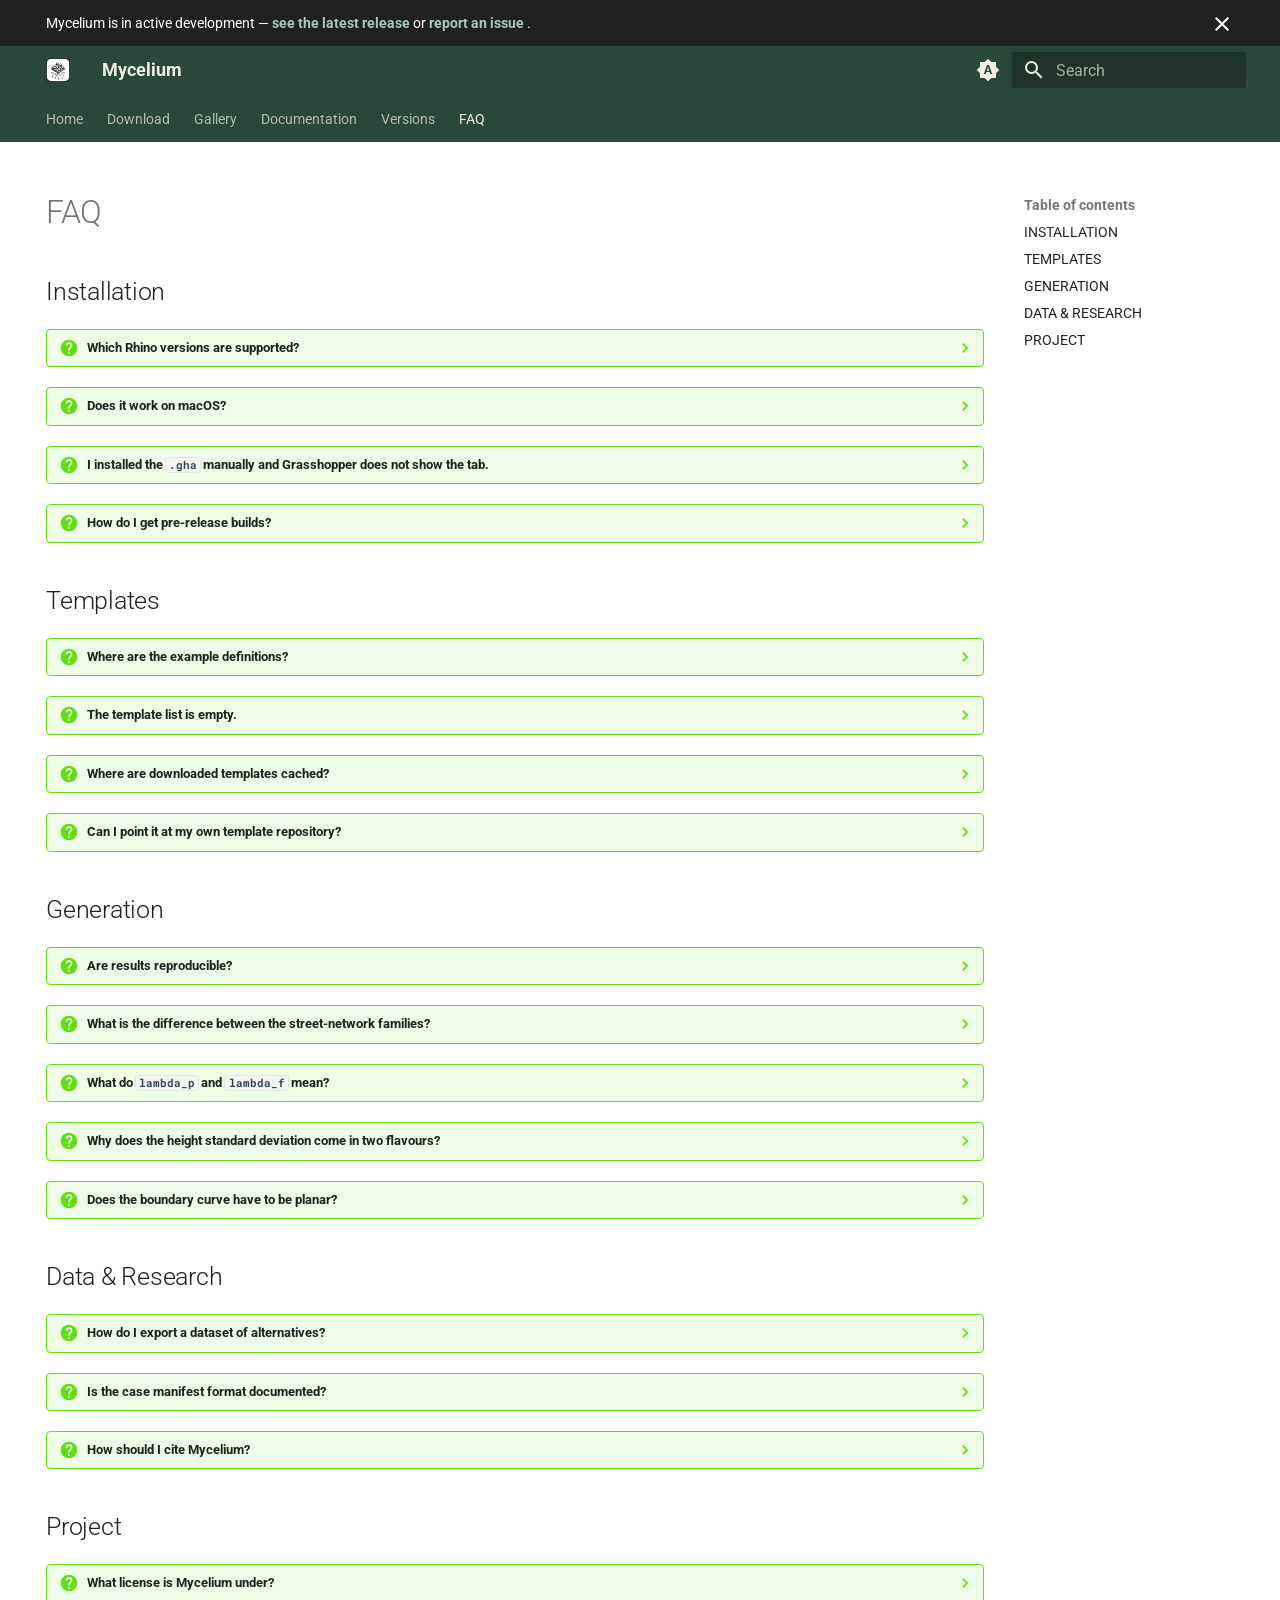
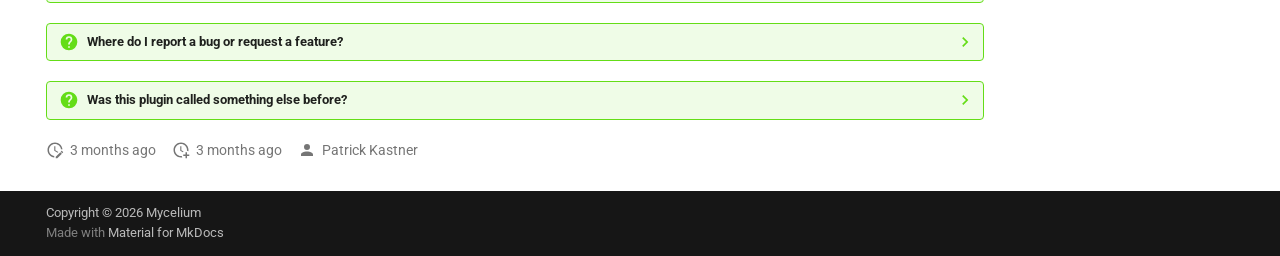
<file: faq/index.html>
<!DOCTYPE html><html lang=en class=no-js><head><meta charset=utf-8><meta name=viewport content="width=device-width,initial-scale=1"><meta name=description content="Generative urban massing for Rhino and Grasshopper"><meta name=author content="Patrick Kastner"><link href=https://mycelium-gh.netlify.app/faq/ rel=canonical><link href=../versions/ rel=prev><link rel=icon href=../assets/cd/favicon.svg><meta name=generator content="mkdocs-1.6.1, mkdocs-material-9.7.7"><title>FAQ - Mycelium</title><link rel=stylesheet href=../assets/stylesheets/main.ec1eaa64.min.css><link rel=stylesheet href=../assets/stylesheets/palette.ab4e12ef.min.css><style>:root{--md-annotation-icon:url('data:image/svg+xml;charset=utf-8,%3Csvg%20xmlns%3D%22http%3A//www.w3.org/2000/svg%22%20viewBox%3D%220%200%2024%2024%22%3E%3Cpath%20d%3D%22M17%2013h-4v4h-2v-4H7v-2h4V7h2v4h4m-5-9A10%2010%200%200%200%202%2012a10%2010%200%200%200%2010%2010%2010%2010%200%200%200%2010-10A10%2010%200%200%200%2012%202%22/%3E%3C/svg%3E');}</style><link rel=preconnect href=https://fonts.gstatic.com crossorigin><link rel=stylesheet href="https://fonts.googleapis.com/css?family=Roboto:300,300i,400,400i,700,700i%7CRoboto+Mono:400,400i,700,700i&display=fallback"><style>:root{--md-text-font:"Roboto";--md-code-font:"Roboto Mono"}</style><link rel=stylesheet href=../css/timeago.css><link rel=stylesheet href=../stylesheets/extra.css><script>__md_scope=new URL("..",location),__md_hash=e=>[...e].reduce(((e,_)=>(e<<5)-e+_.charCodeAt(0)),0),__md_get=(e,_=localStorage,t=__md_scope)=>JSON.parse(_.getItem(t.pathname+"."+e)),__md_set=(e,_,t=localStorage,a=__md_scope)=>{try{t.setItem(a.pathname+"."+e,JSON.stringify(_))}catch(e){}}</script><meta property=og:title content=FAQ><link rel=icon type=image/svg+xml href=../assets/cd/favicon.svg><link href=../assets/stylesheets/glightbox.min.css rel=stylesheet><script src=../assets/javascripts/glightbox.min.js></script><style id=glightbox-style>
            html.glightbox-open { overflow: initial; height: 100%; }
            .gslide-title { margin-top: 0px; user-select: text; }
            .gslide-desc { color: #666; user-select: text; }
            .gslide-image img { background: white; }
            .gscrollbar-fixer { padding-right: 15px; }
            .gdesc-inner { font-size: 0.75rem; }
            body[data-md-color-scheme="slate"] .gdesc-inner { background: var(--md-default-bg-color); }
            body[data-md-color-scheme="slate"] .gslide-title { color: var(--md-default-fg-color); }
            body[data-md-color-scheme="slate"] .gslide-desc { color: var(--md-default-fg-color); }
        </style></head> <body dir=ltr data-md-color-scheme=default data-md-color-primary=indigo data-md-color-accent=indigo> <input class=md-toggle data-md-toggle=drawer type=checkbox id=__drawer autocomplete=off> <input class=md-toggle data-md-toggle=search type=checkbox id=__search autocomplete=off> <label class=md-overlay for=__drawer></label> <div data-md-component=skip> <a href=#faq class=md-skip> Skip to content </a> </div> <div data-md-component=announce> <aside class=md-banner> <div class="md-banner__inner md-grid md-typeset"> <button class="md-banner__button md-icon" aria-label="Don't show this again"> <svg xmlns=http://www.w3.org/2000/svg viewbox="0 0 24 24"><path d="M19 6.41 17.59 5 12 10.59 6.41 5 5 6.41 10.59 12 5 17.59 6.41 19 12 13.41 17.59 19 19 17.59 13.41 12z"></path></svg> </button> Mycelium is in active development — <a href=https://github.com/MyceliumGH-Dev/Mycelium/releases aria-label="See the latest Mycelium releases on GitHub"> <strong>see the latest release</strong> </a> or <a href=https://github.com/MyceliumGH-Dev/Mycelium/issues aria-label="Report an issue on GitHub"> <strong>report an issue</strong> </a>. </div> <script>var el=document.querySelector("[data-md-component=announce]");if(el){var content=el.querySelector(".md-typeset");__md_hash(content.innerHTML)===__md_get("__announce")&&(el.hidden=!0)}</script> </aside> </div> <header class=md-header data-md-component=header> <nav class="md-header__inner md-grid" aria-label=Header> <a href=.. title=Mycelium class="md-header__button md-logo" aria-label=Mycelium data-md-component=logo> <img src=../assets/cd/favicon.svg alt=logo> </a> <label class="md-header__button md-icon" for=__drawer> <svg xmlns=http://www.w3.org/2000/svg viewbox="0 0 24 24"><path d="M3 6h18v2H3zm0 5h18v2H3zm0 5h18v2H3z"></path></svg> </label> <div class=md-header__title data-md-component=header-title> <div class=md-header__ellipsis> <div class=md-header__topic> <span class=md-ellipsis> Mycelium </span> </div> <div class=md-header__topic data-md-component=header-topic> <span class=md-ellipsis> FAQ </span> </div> </div> </div> <form class=md-header__option data-md-component=palette> <input class=md-option data-md-color-media=(prefers-color-scheme) data-md-color-scheme=default data-md-color-primary=indigo data-md-color-accent=indigo aria-label="Switch to light mode" type=radio name=__palette id=__palette_0> <label class="md-header__button md-icon" title="Switch to light mode" for=__palette_1 hidden> <svg xmlns=http://www.w3.org/2000/svg viewbox="0 0 24 24"><path d="m14.3 16-.7-2h-3.2l-.7 2H7.8L11 7h2l3.2 9zM20 8.69V4h-4.69L12 .69 8.69 4H4v4.69L.69 12 4 15.31V20h4.69L12 23.31 15.31 20H20v-4.69L23.31 12zm-9.15 3.96h2.3L12 9z"></path></svg> </label> <input class=md-option data-md-color-media="(prefers-color-scheme: light)" data-md-color-scheme=default data-md-color-primary=custom data-md-color-accent=custom aria-label="Switch to dark mode" type=radio name=__palette id=__palette_1> <label class="md-header__button md-icon" title="Switch to dark mode" for=__palette_2 hidden> <svg xmlns=http://www.w3.org/2000/svg viewbox="0 0 24 24"><path d="M17 7H7a5 5 0 0 0-5 5 5 5 0 0 0 5 5h10a5 5 0 0 0 5-5 5 5 0 0 0-5-5m0 8a3 3 0 0 1-3-3 3 3 0 0 1 3-3 3 3 0 0 1 3 3 3 3 0 0 1-3 3"></path></svg> </label> <input class=md-option data-md-color-media="(prefers-color-scheme: dark)" data-md-color-scheme=slate data-md-color-primary=custom data-md-color-accent=custom aria-label="Switch to system preference" type=radio name=__palette id=__palette_2> <label class="md-header__button md-icon" title="Switch to system preference" for=__palette_0 hidden> <svg xmlns=http://www.w3.org/2000/svg viewbox="0 0 24 24"><path d="M17 7H7a5 5 0 0 0-5 5 5 5 0 0 0 5 5h10a5 5 0 0 0 5-5 5 5 0 0 0-5-5M7 15a3 3 0 0 1-3-3 3 3 0 0 1 3-3 3 3 0 0 1 3 3 3 3 0 0 1-3 3"></path></svg> </label> </form> <script>var palette=__md_get("__palette");if(palette&&palette.color){if("(prefers-color-scheme)"===palette.color.media){var media=matchMedia("(prefers-color-scheme: light)"),input=document.querySelector(media.matches?"[data-md-color-media='(prefers-color-scheme: light)']":"[data-md-color-media='(prefers-color-scheme: dark)']");palette.color.media=input.getAttribute("data-md-color-media"),palette.color.scheme=input.getAttribute("data-md-color-scheme"),palette.color.primary=input.getAttribute("data-md-color-primary"),palette.color.accent=input.getAttribute("data-md-color-accent")}for(var[key,value]of Object.entries(palette.color))document.body.setAttribute("data-md-color-"+key,value)}</script> <label class="md-header__button md-icon" for=__search> <svg xmlns=http://www.w3.org/2000/svg viewbox="0 0 24 24"><path d="M9.5 3A6.5 6.5 0 0 1 16 9.5c0 1.61-.59 3.09-1.56 4.23l.27.27h.79l5 5-1.5 1.5-5-5v-.79l-.27-.27A6.52 6.52 0 0 1 9.5 16 6.5 6.5 0 0 1 3 9.5 6.5 6.5 0 0 1 9.5 3m0 2C7 5 5 7 5 9.5S7 14 9.5 14 14 12 14 9.5 12 5 9.5 5"></path></svg> </label> <div class=md-search data-md-component=search role=dialog> <label class=md-search__overlay for=__search></label> <div class=md-search__inner role=search> <form class=md-search__form name=search> <input type=text class=md-search__input name=query aria-label=Search placeholder=Search autocapitalize=off autocorrect=off autocomplete=off spellcheck=false data-md-component=search-query required> <label class="md-search__icon md-icon" for=__search> <svg xmlns=http://www.w3.org/2000/svg viewbox="0 0 24 24"><path d="M9.5 3A6.5 6.5 0 0 1 16 9.5c0 1.61-.59 3.09-1.56 4.23l.27.27h.79l5 5-1.5 1.5-5-5v-.79l-.27-.27A6.52 6.52 0 0 1 9.5 16 6.5 6.5 0 0 1 3 9.5 6.5 6.5 0 0 1 9.5 3m0 2C7 5 5 7 5 9.5S7 14 9.5 14 14 12 14 9.5 12 5 9.5 5"></path></svg> <svg xmlns=http://www.w3.org/2000/svg viewbox="0 0 24 24"><path d="M20 11v2H8l5.5 5.5-1.42 1.42L4.16 12l7.92-7.92L13.5 5.5 8 11z"></path></svg> </label> <nav class=md-search__options aria-label=Search> <a href=javascript:void(0) class="md-search__icon md-icon" title=Share aria-label=Share data-clipboard data-clipboard-text data-md-component=search-share tabindex=-1> <svg xmlns=http://www.w3.org/2000/svg viewbox="0 0 24 24"><path d="M18 16.08c-.76 0-1.44.3-1.96.77L8.91 12.7c.05-.23.09-.46.09-.7s-.04-.47-.09-.7l7.05-4.11c.54.5 1.25.81 2.04.81a3 3 0 0 0 3-3 3 3 0 0 0-3-3 3 3 0 0 0-3 3c0 .24.04.47.09.7L8.04 9.81C7.5 9.31 6.79 9 6 9a3 3 0 0 0-3 3 3 3 0 0 0 3 3c.79 0 1.5-.31 2.04-.81l7.12 4.15c-.05.21-.08.43-.08.66 0 1.61 1.31 2.91 2.92 2.91s2.92-1.3 2.92-2.91A2.92 2.92 0 0 0 18 16.08"></path></svg> </a> <button type=reset class="md-search__icon md-icon" title=Clear aria-label=Clear tabindex=-1> <svg xmlns=http://www.w3.org/2000/svg viewbox="0 0 24 24"><path d="M19 6.41 17.59 5 12 10.59 6.41 5 5 6.41 10.59 12 5 17.59 6.41 19 12 13.41 17.59 19 19 17.59 13.41 12z"></path></svg> </button> </nav> <div class=md-search__suggest data-md-component=search-suggest></div> </form> <div class=md-search__output> <div class=md-search__scrollwrap tabindex=0 data-md-scrollfix> <div class=md-search-result data-md-component=search-result> <div class=md-search-result__meta> Initializing search </div> <ol class=md-search-result__list role=presentation></ol> </div> </div> </div> </div> </div> </nav> </header> <div class=md-container data-md-component=container> <nav class=md-tabs aria-label=Tabs data-md-component=tabs> <div class=md-grid> <ul class=md-tabs__list> <li class=md-tabs__item> <a href=.. class=md-tabs__link> Home </a> </li> <li class=md-tabs__item> <a href=../download/ class=md-tabs__link> Download </a> </li> <li class=md-tabs__item> <a href=../gallery/ class=md-tabs__link> Gallery </a> </li> <li class=md-tabs__item> <a href=https://mycelium-gh-docs.netlify.app class=md-tabs__link> Documentation </a> </li> <li class=md-tabs__item> <a href=../versions/ class=md-tabs__link> Versions </a> </li> <li class="md-tabs__item md-tabs__item--active"> <a href=./ class=md-tabs__link> Faq </a> </li> </ul> </div> </nav> <main class=md-main data-md-component=main> <div class="md-main__inner md-grid"> <div class="md-sidebar md-sidebar--primary" data-md-component=sidebar data-md-type=navigation hidden> <div class=md-sidebar__scrollwrap> <div class=md-sidebar__inner> <nav class="md-nav md-nav--primary md-nav--lifted" aria-label=Navigation data-md-level=0> <label class=md-nav__title for=__drawer> <a href=.. title=Mycelium class="md-nav__button md-logo" aria-label=Mycelium data-md-component=logo> <img src=../assets/cd/favicon.svg alt=logo> </a> Mycelium </label> <ul class=md-nav__list data-md-scrollfix> <li class=md-nav__item> <a href=.. class=md-nav__link> <span class=md-ellipsis> Home </span> </a> </li> <li class=md-nav__item> <a href=../download/ class=md-nav__link> <span class=md-ellipsis> Download </span> </a> </li> <li class=md-nav__item> <a href=../gallery/ class=md-nav__link> <span class=md-ellipsis> Gallery </span> </a> </li> <li class=md-nav__item> <a href=https://mycelium-gh-docs.netlify.app class=md-nav__link> <span class=md-ellipsis> Documentation </span> </a> </li> <li class=md-nav__item> <a href=../versions/ class=md-nav__link> <span class=md-ellipsis> Versions </span> </a> </li> <li class="md-nav__item md-nav__item--active"> <input class="md-nav__toggle md-toggle" type=checkbox id=__toc> <label class="md-nav__link md-nav__link--active" for=__toc> <span class=md-ellipsis> Faq </span> <span class="md-nav__icon md-icon"></span> </label> <a href=./ class="md-nav__link md-nav__link--active"> <span class=md-ellipsis> Faq </span> </a> <nav class="md-nav md-nav--secondary" aria-label="Table of contents"> <label class=md-nav__title for=__toc> <span class="md-nav__icon md-icon"></span> Table of contents </label> <ul class=md-nav__list data-md-component=toc data-md-scrollfix> <li class=md-nav__item> <a href=#installation class=md-nav__link> <span class=md-ellipsis> Installation </span> </a> </li> <li class=md-nav__item> <a href=#templates class=md-nav__link> <span class=md-ellipsis> Templates </span> </a> </li> <li class=md-nav__item> <a href=#generation class=md-nav__link> <span class=md-ellipsis> Generation </span> </a> </li> <li class=md-nav__item> <a href=#data-research class=md-nav__link> <span class=md-ellipsis> Data &amp; Research </span> </a> </li> <li class=md-nav__item> <a href=#project class=md-nav__link> <span class=md-ellipsis> Project </span> </a> </li> </ul> </nav> </li> </ul> </nav> </div> </div> </div> <div class="md-sidebar md-sidebar--secondary" data-md-component=sidebar data-md-type=toc> <div class=md-sidebar__scrollwrap> <div class=md-sidebar__inner> <nav class="md-nav md-nav--secondary" aria-label="Table of contents"> <label class=md-nav__title for=__toc> <span class="md-nav__icon md-icon"></span> Table of contents </label> <ul class=md-nav__list data-md-component=toc data-md-scrollfix> <li class=md-nav__item> <a href=#installation class=md-nav__link> <span class=md-ellipsis> Installation </span> </a> </li> <li class=md-nav__item> <a href=#templates class=md-nav__link> <span class=md-ellipsis> Templates </span> </a> </li> <li class=md-nav__item> <a href=#generation class=md-nav__link> <span class=md-ellipsis> Generation </span> </a> </li> <li class=md-nav__item> <a href=#data-research class=md-nav__link> <span class=md-ellipsis> Data &amp; Research </span> </a> </li> <li class=md-nav__item> <a href=#project class=md-nav__link> <span class=md-ellipsis> Project </span> </a> </li> </ul> </nav> </div> </div> </div> <div class=md-content data-md-component=content> <article class="md-content__inner md-typeset"> <h1 id=faq>FAQ</h1> <h2 id=installation>Installation</h2> <details class=question> <summary>Which Rhino versions are supported?</summary> <p><strong>Rhino 8 only.</strong> Mycelium targets <code>net7.0-windows</code> and depends on the .NET 7 assemblies Rhino 8 supplies at run time. Rhino 7 ships .NET Framework 4.8 and cannot load the plugin.</p> </details> <details class=question> <summary>Does it work on macOS?</summary> <p>Yes. The plugin builds and runs on Rhino 8 for Mac as well as Windows. The <code>net7.0-windows</code> target framework moniker is a build-time artifact (<code>EnableWindowsTargeting</code>), not a runtime restriction.</p> </details> <details class=question> <summary>I installed the <code>.gha</code> manually and Grasshopper does not show the tab.</summary> <p>On Windows, right-click the downloaded <code>Mycelium.gha</code> → <em>Properties</em> → tick <strong>Unblock</strong>, then restart Rhino. Grasshopper silently refuses to load assemblies that Windows has marked as coming from the internet — no error appears, the components simply never register.</p> <p>Also confirm the file is in the folder that <code>_GrasshopperFolders</code> → <strong>Components</strong> opens, not a subfolder of it.</p> </details> <details class=question> <summary>How do I get pre-release builds?</summary> <p>Tick <strong>Include pre-releases</strong> in the Rhino Package Manager before searching for <em>mycelium</em>. Betas are published as <code>X.Y.Z-beta.W</code>; stable releases as <code>X.Y.Z.W</code>.</p> </details> <h2 id=templates>Templates</h2> <details class=question> <summary>Where are the example definitions?</summary> <p>They are not bundled with the plugin. Drop a <strong>Mycelium Templates</strong> component on the canvas and click <strong>Select Template</strong> — it lists everything in the <a href=https://github.com/MyceliumGH-Dev/Mycelium-Templates>Mycelium-Templates</a> repository and downloads what you pick on demand.</p> </details> <details class=question> <summary>The template list is empty.</summary> <p>The Templates component reads the branch of <code>Mycelium-Templates</code> named after your installed plugin version (e.g. <code>0.1.0.4</code>). If that branch has not been created yet, the list comes back empty. Report the version you are on in an <a href=https://github.com/MyceliumGH-Dev/Mycelium/issues>issue</a> — the branch is created by CI on release and a gap means the sync did not run.</p> </details> <details class=question> <summary>Where are downloaded templates cached?</summary> <div class=highlight><pre><span></span><code>%AppData%/Mycelium/Templates/GitHub
</code></pre></div> <p>Templates from external GitHub URLs you add through the <strong>Directory</strong> input are cached under <code>%AppData%/Mycelium/Templates/External/…</code>. Updating the template list clears the downloaded files first, so changed <code>.gh</code>/<code>.ghx</code> content is re-fetched.</p> </details> <details class=question> <summary>Can I point it at my own template repository?</summary> <p>Yes. Feed a folder path or a GitHub tree URL into the component's <strong>Directory</strong> input. Your entries appear in the menu alongside the official ones.</p> </details> <h2 id=generation>Generation</h2> <details class=question> <summary>Are results reproducible?</summary> <p>Yes — that is the point. Every generated alternative is a pure function of its inputs and the <strong>Seed</strong>. The <code>CaseManifest</code> output records a deterministic SHA-256 case ID computed from the canonicalized boundary, the effective parameters, the seed, the plugin version, and the model units, so two runs that share an ID produced the same city.</p> </details> <details class=question> <summary>What is the difference between the street-network families?</summary> <p>Right-click the Massing Generator → <strong>Street Network</strong>:</p> <table> <thead> <tr> <th>Family</th> <th>Sub-options</th> </tr> </thead> <tbody> <tr> <td>Irregular Grid</td> <td><code>Recursive Orthogonal</code> (default), <code>Deformed Grid</code>, <code>Staggered Grid</code></td> </tr> <tr> <td>Orthogonal Grid</td> <td><code>Regular Grid</code>, <code>Rectangular Grid</code>, <code>Cerdà Grid</code>, <code>Hierarchical Superblock</code></td> </tr> <tr> <td>Diagonal Grid</td> <td><code>Single Axis</code>, <code>Cross Axes</code>, <code>Orthogonal Overlay</code></td> </tr> <tr> <td>Radial–Concentric Grid</td> <td><code>Civic Core</code>, <code>Polygonal Radial</code>, <code>Fan Plan</code></td> </tr> </tbody> </table> <p>The selection is stored in the Grasshopper definition and shown beneath the component. You can also drive it from the <code>StreetNetwork</code> input by name (e.g. <code>"Orthogonal/Cerda"</code>, <code>"Fan Plan"</code>) — useful for batch sweeps. Names are case-, accent- and separator-insensitive.</p> </details> <details class=question> <summary>What do <code>lambda_p</code> and <code>lambda_f</code> mean?</summary> <p>They are standard urban-morphology roughness parameters. <code>lambda_p</code> (plan area density) is the built plan area over the site area. <code>lambda_f</code> (frontal area density) is the building frontal area facing a given direction over the site area — which is why the component takes an optional <code>AnalysisDirection</code> vector. Both feed roughness parameterizations used in urban climate and wind studies.</p> </details> <details class=question> <summary>Why does the height standard deviation come in two flavours?</summary> <p><code>MorphologyMetrics</code> reports both unweighted and plan-area-weighted height moments. Roughness parameterizations expect the <strong>weighted</strong> ones — the unweighted mean gives a single small structure the same influence as a tower, which is rarely what you want.</p> </details> <details class=question> <summary>Does the boundary curve have to be planar?</summary> <p>Yes — a closed, planar curve. The boundary is canonicalized before the case ID is computed; if canonicalization fails, the component raises a runtime warning and the resulting case ID no longer distinguishes between sites.</p> </details> <h2 id=data-research>Data &amp; Research</h2> <details class=question> <summary>How do I export a dataset of alternatives?</summary> <p>Wire the <code>MorphologyMetrics</code> and <code>CaseManifest</code> outputs to panels, then use a panel's <strong>Stream Contents</strong> command to write the JSON sidecar next to your geometry. The <code>dataset_export</code> template in <a href=https://github.com/MyceliumGH-Dev/Mycelium-Templates>Mycelium-Templates</a> has this already wired up.</p> </details> <details class=question> <summary>Is the case manifest format documented?</summary> <p>Yes — the JSON Schema is published at <a href=https://github.com/MyceliumGH-Dev/Mycelium/blob/dev/docs/case-manifest.schema.json><code>docs/case-manifest.schema.json</code></a> and the manifest carries its own schema version field.</p> </details> <details class=question> <summary>How should I cite Mycelium?</summary> <p>Use the repository's <strong>Cite this repository</strong> menu on <a href=https://github.com/MyceliumGH-Dev/Mycelium>GitHub</a>, which is populated from <a href=https://github.com/MyceliumGH-Dev/Mycelium/blob/dev/CITATION.cff><code>CITATION.cff</code></a>. Versioned archival DOIs are issued through the Zenodo–GitHub integration beginning with release <code>0.1.0.4</code>.</p> </details> <h2 id=project>Project</h2> <details class=question> <summary>What license is Mycelium under?</summary> <p><a href=https://github.com/MyceliumGH-Dev/Mycelium/blob/dev/LICENSE>Apache-2.0</a>. Free for commercial and academic use.</p> </details> <details class=question> <summary>Where do I report a bug or request a feature?</summary> <p><a href=https://github.com/MyceliumGH-Dev/Mycelium/issues>MyceliumGH-Dev/Mycelium/issues</a>. Include your Rhino build, the Mycelium version, and — if the problem is in generated geometry — the <code>CaseManifest</code> JSON, which pins down the exact inputs and seed.</p> </details> <details class=question> <summary>Was this plugin called something else before?</summary> <p>Yes, <em>MetaForm</em>. It was renamed to Mycelium in <code>0.1.0.0</code>. All component GUIDs were kept, so definitions built against MetaForm still open.</p> </details> <aside class=md-source-file> <span class=md-source-file__fact> <span class=md-icon title="Last update"> <svg xmlns=http://www.w3.org/2000/svg viewbox="0 0 24 24"><path d="M21 13.1c-.1 0-.3.1-.4.2l-1 1 2.1 2.1 1-1c.2-.2.2-.6 0-.8l-1.3-1.3c-.1-.1-.2-.2-.4-.2m-1.9 1.8-6.1 6V23h2.1l6.1-6.1zM12.5 7v5.2l4 2.4-1 1L11 13V7zM11 21.9c-5.1-.5-9-4.8-9-9.9C2 6.5 6.5 2 12 2c5.3 0 9.6 4.1 10 9.3-.3-.1-.6-.2-1-.2s-.7.1-1 .2C19.6 7.2 16.2 4 12 4c-4.4 0-8 3.6-8 8 0 4.1 3.1 7.5 7.1 7.9l-.1.2z"></path></svg> </span> <span class="git-revision-date-localized-plugin git-revision-date-localized-plugin-timeago" title="August 10, 2026 20:25:42 EDT"><span class=timeago datetime=2026-08-10T20:25:42-04:00 locale=en></span></span><span class="git-revision-date-localized-plugin git-revision-date-localized-plugin-iso_date" title="August 10, 2026 20:25:42 EDT">2026-08-10</span> </span> <span class=md-source-file__fact> <span class=md-icon title=Created> <svg xmlns=http://www.w3.org/2000/svg viewbox="0 0 24 24"><path d="M14.47 15.08 11 13V7h1.5v5.25l3.08 1.83c-.41.28-.79.62-1.11 1m-1.39 4.84c-.36.05-.71.08-1.08.08-4.42 0-8-3.58-8-8s3.58-8 8-8 8 3.58 8 8c0 .37-.03.72-.08 1.08.69.1 1.33.32 1.92.64.1-.56.16-1.13.16-1.72 0-5.5-4.5-10-10-10S2 6.5 2 12s4.47 10 10 10c.59 0 1.16-.06 1.72-.16-.32-.59-.54-1.23-.64-1.92M18 15v3h-3v2h3v3h2v-3h3v-2h-3v-3z"></path></svg> </span> <span class="git-revision-date-localized-plugin git-revision-date-localized-plugin-timeago" title="August 10, 2026 18:55:44 EDT"><span class=timeago datetime=2026-08-10T18:55:44-04:00 locale=en></span></span><span class="git-revision-date-localized-plugin git-revision-date-localized-plugin-iso_date" title="August 10, 2026 18:55:44 EDT">2026-08-10</span> </span> <span class=md-source-file__fact> <span class=md-icon title=Contributors> <svg xmlns=http://www.w3.org/2000/svg viewbox="0 0 24 24"><path d="M12 4a4 4 0 0 1 4 4 4 4 0 0 1-4 4 4 4 0 0 1-4-4 4 4 0 0 1 4-4m0 10c4.42 0 8 1.79 8 4v2H4v-2c0-2.21 3.58-4 8-4"></path></svg> </span> <nav> Patrick Kastner </nav> </span> </aside> </article> </div> <script>var target=document.getElementById(location.hash.slice(1));target&&target.name&&(target.checked=target.name.startsWith("__tabbed_"))</script> </div> <button type=button class="md-top md-icon" data-md-component=top hidden> <svg xmlns=http://www.w3.org/2000/svg viewbox="0 0 24 24"><path d="M13 20h-2V8l-5.5 5.5-1.42-1.42L12 4.16l7.92 7.92-1.42 1.42L13 8z"></path></svg> Back to top </button> </main> <footer class=md-footer> <div class="md-footer-meta md-typeset"> <div class="md-footer-meta__inner md-grid"> <div class=md-copyright> <div class=md-copyright__highlight> Copyright © 2026 Mycelium </div> Made with <a href=https://squidfunk.github.io/mkdocs-material/ target=_blank rel=noopener> Material for MkDocs </a> </div> </div> </div> </footer> </div> <div class=md-dialog data-md-component=dialog> <div class="md-dialog__inner md-typeset"></div> </div> <div class=md-progress data-md-component=progress role=progressbar></div> <script id=__config type=application/json>{"annotate": null, "base": "..", "features": ["tabs", "instant", "navigation.tabs", "content.action.edit", "content.action.view", "content.code.annotate", "content.code.copy", "content.tooltips", "navigation.expand", "navigation.indexes", "navigation.instant", "navigation.instant.prefetch", "navigation.instant.progress", "navigation.sections", "navigation.tabs", "navigation.top", "navigation.path", "navigation.tracking", "search.highlight", "search.share", "search.suggest", "toc.follow", "announce.dismiss"], "search": "../assets/javascripts/workers/search.2c215733.min.js", "tags": null, "translations": {"clipboard.copied": "Copied to clipboard", "clipboard.copy": "Copy to clipboard", "search.result.more.one": "1 more on this page", "search.result.more.other": "# more on this page", "search.result.none": "No matching documents", "search.result.one": "1 matching document", "search.result.other": "# matching documents", "search.result.placeholder": "Type to start searching", "search.result.term.missing": "Missing", "select.version": "Select version"}, "version": null}</script> <script src=../assets/javascripts/bundle.d7400e89.min.js></script> <script src=../js/timeago.min.js></script> <script src=../js/timeago_mkdocs_material.js></script> <script id=init-glightbox>const lightbox = GLightbox({"touchNavigation": true, "loop": false, "zoomable": true, "draggable": true, "openEffect": "zoom", "closeEffect": "zoom", "slideEffect": "slide"});
document$.subscribe(()=>{ lightbox.reload(); });
</script></body></html>
</file>
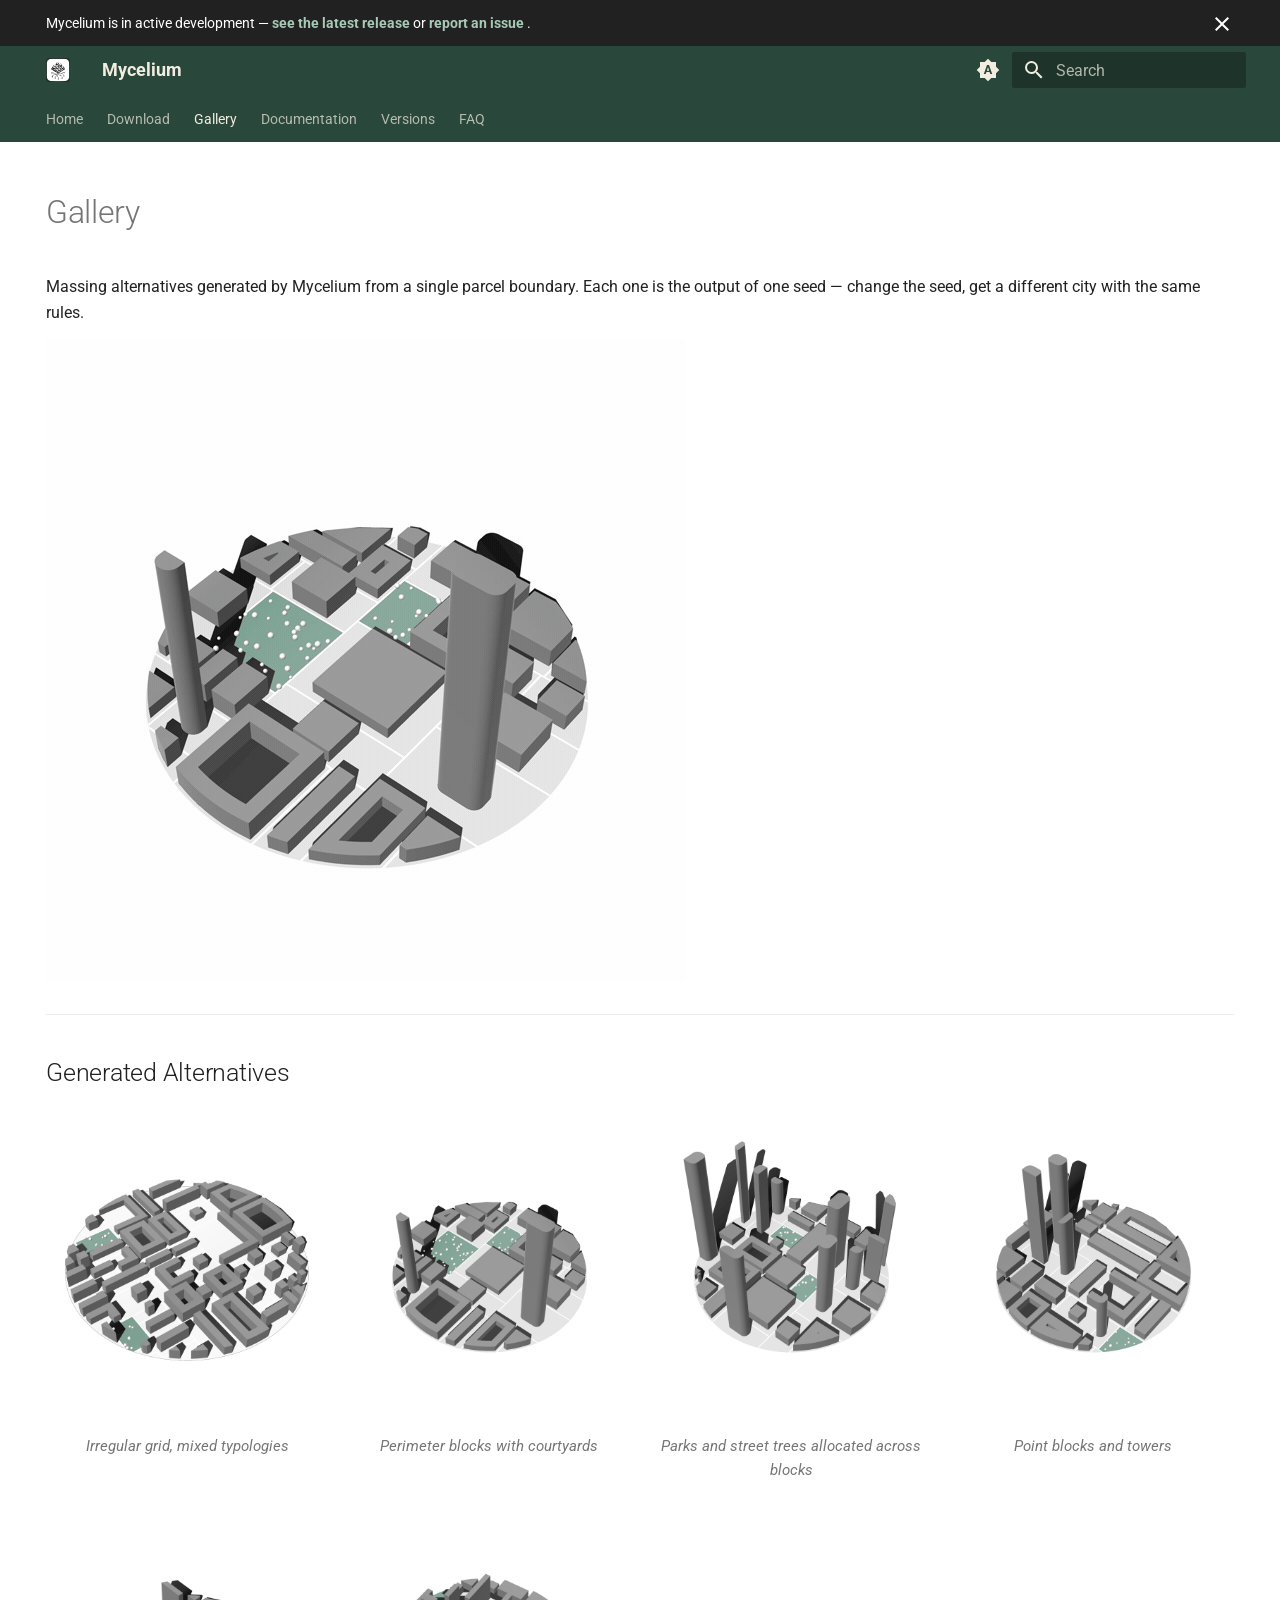
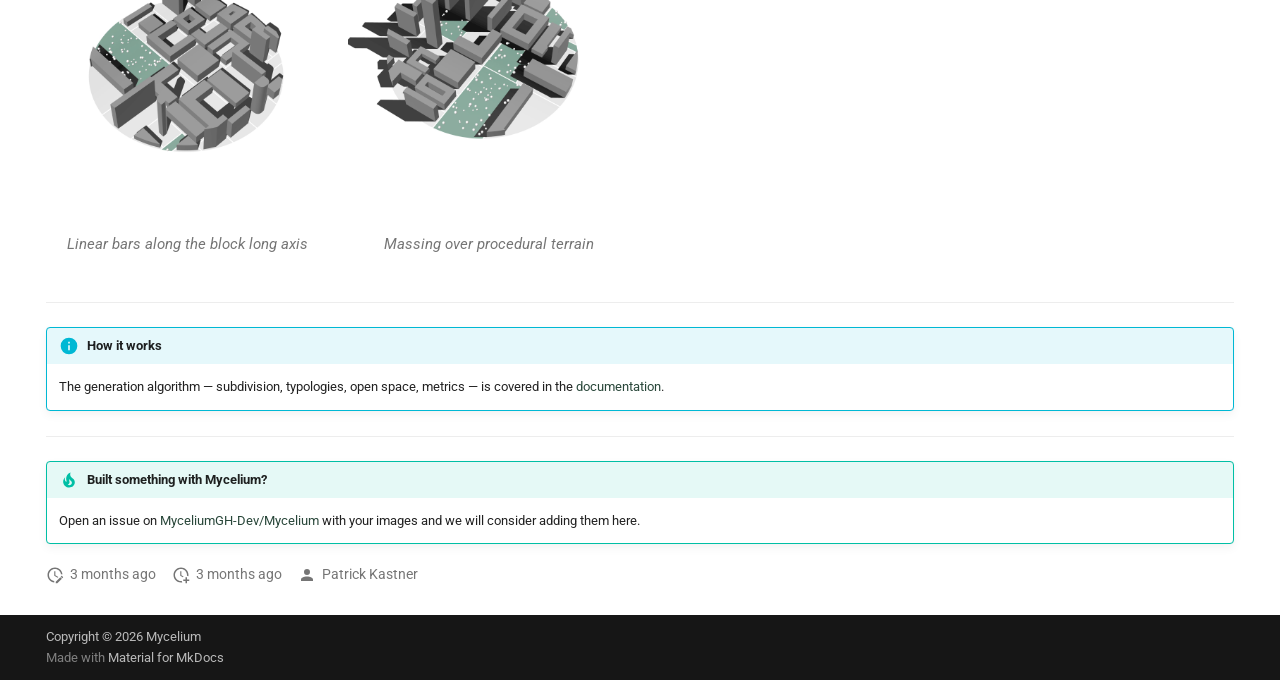
<file: gallery/index.html>
<!DOCTYPE html><html lang=en class=no-js><head><meta charset=utf-8><meta name=viewport content="width=device-width,initial-scale=1"><meta name=description content="Generative urban massing for Rhino and Grasshopper"><meta name=author content="Patrick Kastner"><link href=https://mycelium-gh.netlify.app/gallery/ rel=canonical><link href=../download/ rel=prev><link href=../versions/ rel=next><link rel=icon href=../assets/cd/favicon.svg><meta name=generator content="mkdocs-1.6.1, mkdocs-material-9.7.7"><title>Gallery - Mycelium</title><link rel=stylesheet href=../assets/stylesheets/main.ec1eaa64.min.css><link rel=stylesheet href=../assets/stylesheets/palette.ab4e12ef.min.css><style>:root{--md-annotation-icon:url('data:image/svg+xml;charset=utf-8,%3Csvg%20xmlns%3D%22http%3A//www.w3.org/2000/svg%22%20viewBox%3D%220%200%2024%2024%22%3E%3Cpath%20d%3D%22M17%2013h-4v4h-2v-4H7v-2h4V7h2v4h4m-5-9A10%2010%200%200%200%202%2012a10%2010%200%200%200%2010%2010%2010%2010%200%200%200%2010-10A10%2010%200%200%200%2012%202%22/%3E%3C/svg%3E');}</style><link rel=preconnect href=https://fonts.gstatic.com crossorigin><link rel=stylesheet href="https://fonts.googleapis.com/css?family=Roboto:300,300i,400,400i,700,700i%7CRoboto+Mono:400,400i,700,700i&display=fallback"><style>:root{--md-text-font:"Roboto";--md-code-font:"Roboto Mono"}</style><link rel=stylesheet href=../css/timeago.css><link rel=stylesheet href=../stylesheets/extra.css><script>__md_scope=new URL("..",location),__md_hash=e=>[...e].reduce(((e,_)=>(e<<5)-e+_.charCodeAt(0)),0),__md_get=(e,_=localStorage,t=__md_scope)=>JSON.parse(_.getItem(t.pathname+"."+e)),__md_set=(e,_,t=localStorage,a=__md_scope)=>{try{t.setItem(a.pathname+"."+e,JSON.stringify(_))}catch(e){}}</script><meta property=og:title content=Gallery><link rel=icon type=image/svg+xml href=../assets/cd/favicon.svg><link href=../assets/stylesheets/glightbox.min.css rel=stylesheet><script src=../assets/javascripts/glightbox.min.js></script><style id=glightbox-style>
            html.glightbox-open { overflow: initial; height: 100%; }
            .gslide-title { margin-top: 0px; user-select: text; }
            .gslide-desc { color: #666; user-select: text; }
            .gslide-image img { background: white; }
            .gscrollbar-fixer { padding-right: 15px; }
            .gdesc-inner { font-size: 0.75rem; }
            body[data-md-color-scheme="slate"] .gdesc-inner { background: var(--md-default-bg-color); }
            body[data-md-color-scheme="slate"] .gslide-title { color: var(--md-default-fg-color); }
            body[data-md-color-scheme="slate"] .gslide-desc { color: var(--md-default-fg-color); }
        </style></head> <body dir=ltr data-md-color-scheme=default data-md-color-primary=indigo data-md-color-accent=indigo> <input class=md-toggle data-md-toggle=drawer type=checkbox id=__drawer autocomplete=off> <input class=md-toggle data-md-toggle=search type=checkbox id=__search autocomplete=off> <label class=md-overlay for=__drawer></label> <div data-md-component=skip> <a href=#gallery class=md-skip> Skip to content </a> </div> <div data-md-component=announce> <aside class=md-banner> <div class="md-banner__inner md-grid md-typeset"> <button class="md-banner__button md-icon" aria-label="Don't show this again"> <svg xmlns=http://www.w3.org/2000/svg viewbox="0 0 24 24"><path d="M19 6.41 17.59 5 12 10.59 6.41 5 5 6.41 10.59 12 5 17.59 6.41 19 12 13.41 17.59 19 19 17.59 13.41 12z"></path></svg> </button> Mycelium is in active development — <a href=https://github.com/MyceliumGH-Dev/Mycelium/releases aria-label="See the latest Mycelium releases on GitHub"> <strong>see the latest release</strong> </a> or <a href=https://github.com/MyceliumGH-Dev/Mycelium/issues aria-label="Report an issue on GitHub"> <strong>report an issue</strong> </a>. </div> <script>var el=document.querySelector("[data-md-component=announce]");if(el){var content=el.querySelector(".md-typeset");__md_hash(content.innerHTML)===__md_get("__announce")&&(el.hidden=!0)}</script> </aside> </div> <header class=md-header data-md-component=header> <nav class="md-header__inner md-grid" aria-label=Header> <a href=.. title=Mycelium class="md-header__button md-logo" aria-label=Mycelium data-md-component=logo> <img src=../assets/cd/favicon.svg alt=logo> </a> <label class="md-header__button md-icon" for=__drawer> <svg xmlns=http://www.w3.org/2000/svg viewbox="0 0 24 24"><path d="M3 6h18v2H3zm0 5h18v2H3zm0 5h18v2H3z"></path></svg> </label> <div class=md-header__title data-md-component=header-title> <div class=md-header__ellipsis> <div class=md-header__topic> <span class=md-ellipsis> Mycelium </span> </div> <div class=md-header__topic data-md-component=header-topic> <span class=md-ellipsis> Gallery </span> </div> </div> </div> <form class=md-header__option data-md-component=palette> <input class=md-option data-md-color-media=(prefers-color-scheme) data-md-color-scheme=default data-md-color-primary=indigo data-md-color-accent=indigo aria-label="Switch to light mode" type=radio name=__palette id=__palette_0> <label class="md-header__button md-icon" title="Switch to light mode" for=__palette_1 hidden> <svg xmlns=http://www.w3.org/2000/svg viewbox="0 0 24 24"><path d="m14.3 16-.7-2h-3.2l-.7 2H7.8L11 7h2l3.2 9zM20 8.69V4h-4.69L12 .69 8.69 4H4v4.69L.69 12 4 15.31V20h4.69L12 23.31 15.31 20H20v-4.69L23.31 12zm-9.15 3.96h2.3L12 9z"></path></svg> </label> <input class=md-option data-md-color-media="(prefers-color-scheme: light)" data-md-color-scheme=default data-md-color-primary=custom data-md-color-accent=custom aria-label="Switch to dark mode" type=radio name=__palette id=__palette_1> <label class="md-header__button md-icon" title="Switch to dark mode" for=__palette_2 hidden> <svg xmlns=http://www.w3.org/2000/svg viewbox="0 0 24 24"><path d="M17 7H7a5 5 0 0 0-5 5 5 5 0 0 0 5 5h10a5 5 0 0 0 5-5 5 5 0 0 0-5-5m0 8a3 3 0 0 1-3-3 3 3 0 0 1 3-3 3 3 0 0 1 3 3 3 3 0 0 1-3 3"></path></svg> </label> <input class=md-option data-md-color-media="(prefers-color-scheme: dark)" data-md-color-scheme=slate data-md-color-primary=custom data-md-color-accent=custom aria-label="Switch to system preference" type=radio name=__palette id=__palette_2> <label class="md-header__button md-icon" title="Switch to system preference" for=__palette_0 hidden> <svg xmlns=http://www.w3.org/2000/svg viewbox="0 0 24 24"><path d="M17 7H7a5 5 0 0 0-5 5 5 5 0 0 0 5 5h10a5 5 0 0 0 5-5 5 5 0 0 0-5-5M7 15a3 3 0 0 1-3-3 3 3 0 0 1 3-3 3 3 0 0 1 3 3 3 3 0 0 1-3 3"></path></svg> </label> </form> <script>var palette=__md_get("__palette");if(palette&&palette.color){if("(prefers-color-scheme)"===palette.color.media){var media=matchMedia("(prefers-color-scheme: light)"),input=document.querySelector(media.matches?"[data-md-color-media='(prefers-color-scheme: light)']":"[data-md-color-media='(prefers-color-scheme: dark)']");palette.color.media=input.getAttribute("data-md-color-media"),palette.color.scheme=input.getAttribute("data-md-color-scheme"),palette.color.primary=input.getAttribute("data-md-color-primary"),palette.color.accent=input.getAttribute("data-md-color-accent")}for(var[key,value]of Object.entries(palette.color))document.body.setAttribute("data-md-color-"+key,value)}</script> <label class="md-header__button md-icon" for=__search> <svg xmlns=http://www.w3.org/2000/svg viewbox="0 0 24 24"><path d="M9.5 3A6.5 6.5 0 0 1 16 9.5c0 1.61-.59 3.09-1.56 4.23l.27.27h.79l5 5-1.5 1.5-5-5v-.79l-.27-.27A6.52 6.52 0 0 1 9.5 16 6.5 6.5 0 0 1 3 9.5 6.5 6.5 0 0 1 9.5 3m0 2C7 5 5 7 5 9.5S7 14 9.5 14 14 12 14 9.5 12 5 9.5 5"></path></svg> </label> <div class=md-search data-md-component=search role=dialog> <label class=md-search__overlay for=__search></label> <div class=md-search__inner role=search> <form class=md-search__form name=search> <input type=text class=md-search__input name=query aria-label=Search placeholder=Search autocapitalize=off autocorrect=off autocomplete=off spellcheck=false data-md-component=search-query required> <label class="md-search__icon md-icon" for=__search> <svg xmlns=http://www.w3.org/2000/svg viewbox="0 0 24 24"><path d="M9.5 3A6.5 6.5 0 0 1 16 9.5c0 1.61-.59 3.09-1.56 4.23l.27.27h.79l5 5-1.5 1.5-5-5v-.79l-.27-.27A6.52 6.52 0 0 1 9.5 16 6.5 6.5 0 0 1 3 9.5 6.5 6.5 0 0 1 9.5 3m0 2C7 5 5 7 5 9.5S7 14 9.5 14 14 12 14 9.5 12 5 9.5 5"></path></svg> <svg xmlns=http://www.w3.org/2000/svg viewbox="0 0 24 24"><path d="M20 11v2H8l5.5 5.5-1.42 1.42L4.16 12l7.92-7.92L13.5 5.5 8 11z"></path></svg> </label> <nav class=md-search__options aria-label=Search> <a href=javascript:void(0) class="md-search__icon md-icon" title=Share aria-label=Share data-clipboard data-clipboard-text data-md-component=search-share tabindex=-1> <svg xmlns=http://www.w3.org/2000/svg viewbox="0 0 24 24"><path d="M18 16.08c-.76 0-1.44.3-1.96.77L8.91 12.7c.05-.23.09-.46.09-.7s-.04-.47-.09-.7l7.05-4.11c.54.5 1.25.81 2.04.81a3 3 0 0 0 3-3 3 3 0 0 0-3-3 3 3 0 0 0-3 3c0 .24.04.47.09.7L8.04 9.81C7.5 9.31 6.79 9 6 9a3 3 0 0 0-3 3 3 3 0 0 0 3 3c.79 0 1.5-.31 2.04-.81l7.12 4.15c-.05.21-.08.43-.08.66 0 1.61 1.31 2.91 2.92 2.91s2.92-1.3 2.92-2.91A2.92 2.92 0 0 0 18 16.08"></path></svg> </a> <button type=reset class="md-search__icon md-icon" title=Clear aria-label=Clear tabindex=-1> <svg xmlns=http://www.w3.org/2000/svg viewbox="0 0 24 24"><path d="M19 6.41 17.59 5 12 10.59 6.41 5 5 6.41 10.59 12 5 17.59 6.41 19 12 13.41 17.59 19 19 17.59 13.41 12z"></path></svg> </button> </nav> <div class=md-search__suggest data-md-component=search-suggest></div> </form> <div class=md-search__output> <div class=md-search__scrollwrap tabindex=0 data-md-scrollfix> <div class=md-search-result data-md-component=search-result> <div class=md-search-result__meta> Initializing search </div> <ol class=md-search-result__list role=presentation></ol> </div> </div> </div> </div> </div> </nav> </header> <div class=md-container data-md-component=container> <nav class=md-tabs aria-label=Tabs data-md-component=tabs> <div class=md-grid> <ul class=md-tabs__list> <li class=md-tabs__item> <a href=.. class=md-tabs__link> Home </a> </li> <li class=md-tabs__item> <a href=../download/ class=md-tabs__link> Download </a> </li> <li class="md-tabs__item md-tabs__item--active"> <a href=./ class=md-tabs__link> Gallery </a> </li> <li class=md-tabs__item> <a href=https://mycelium-gh-docs.netlify.app class=md-tabs__link> Documentation </a> </li> <li class=md-tabs__item> <a href=../versions/ class=md-tabs__link> Versions </a> </li> <li class=md-tabs__item> <a href=../faq/ class=md-tabs__link> Faq </a> </li> </ul> </div> </nav> <main class=md-main data-md-component=main> <div class="md-main__inner md-grid"> <div class="md-sidebar md-sidebar--primary" data-md-component=sidebar data-md-type=navigation hidden> <div class=md-sidebar__scrollwrap> <div class=md-sidebar__inner> <nav class="md-nav md-nav--primary md-nav--lifted" aria-label=Navigation data-md-level=0> <label class=md-nav__title for=__drawer> <a href=.. title=Mycelium class="md-nav__button md-logo" aria-label=Mycelium data-md-component=logo> <img src=../assets/cd/favicon.svg alt=logo> </a> Mycelium </label> <ul class=md-nav__list data-md-scrollfix> <li class=md-nav__item> <a href=.. class=md-nav__link> <span class=md-ellipsis> Home </span> </a> </li> <li class=md-nav__item> <a href=../download/ class=md-nav__link> <span class=md-ellipsis> Download </span> </a> </li> <li class="md-nav__item md-nav__item--active"> <input class="md-nav__toggle md-toggle" type=checkbox id=__toc> <label class="md-nav__link md-nav__link--active" for=__toc> <span class=md-ellipsis> Gallery </span> <span class="md-nav__icon md-icon"></span> </label> <a href=./ class="md-nav__link md-nav__link--active"> <span class=md-ellipsis> Gallery </span> </a> <nav class="md-nav md-nav--secondary" aria-label="Table of contents"> <label class=md-nav__title for=__toc> <span class="md-nav__icon md-icon"></span> Table of contents </label> <ul class=md-nav__list data-md-component=toc data-md-scrollfix> <li class=md-nav__item> <a href=#generated-alternatives class=md-nav__link> <span class=md-ellipsis> Generated Alternatives </span> </a> </li> </ul> </nav> </li> <li class=md-nav__item> <a href=https://mycelium-gh-docs.netlify.app class=md-nav__link> <span class=md-ellipsis> Documentation </span> </a> </li> <li class=md-nav__item> <a href=../versions/ class=md-nav__link> <span class=md-ellipsis> Versions </span> </a> </li> <li class=md-nav__item> <a href=../faq/ class=md-nav__link> <span class=md-ellipsis> Faq </span> </a> </li> </ul> </nav> </div> </div> </div> <div class="md-sidebar md-sidebar--secondary" data-md-component=sidebar data-md-type=toc hidden> <div class=md-sidebar__scrollwrap> <div class=md-sidebar__inner> <nav class="md-nav md-nav--secondary" aria-label="Table of contents"> <label class=md-nav__title for=__toc> <span class="md-nav__icon md-icon"></span> Table of contents </label> <ul class=md-nav__list data-md-component=toc data-md-scrollfix> <li class=md-nav__item> <a href=#generated-alternatives class=md-nav__link> <span class=md-ellipsis> Generated Alternatives </span> </a> </li> </ul> </nav> </div> </div> </div> <div class=md-content data-md-component=content> <article class="md-content__inner md-typeset"> <h1 id=gallery>Gallery</h1> <p>Massing alternatives generated by Mycelium from a single parcel boundary. Each one is the output of one seed — change the seed, get a different city with the same rules.</p> <p><img alt="Sample massing outputs" class=skip-lightbox src=../assets/images/samples.gif></p> <hr> <h2 id=generated-alternatives>Generated Alternatives</h2> <div class=mycelium-gallery> <figure> <a class=glightbox data-type=image data-width=auto data-height=auto href=../assets/images/sample-1.jpeg data-desc-position=bottom><img alt="Massing alternative 1" loading=lazy src=../assets/images/sample-1.jpeg></a> <br> <figcaption>Irregular grid, mixed typologies</figcaption> </figure> <figure> <a class=glightbox data-type=image data-width=auto data-height=auto href=../assets/images/sample-2.jpeg data-desc-position=bottom><img alt="Massing alternative 2" loading=lazy src=../assets/images/sample-2.jpeg></a> <br> <figcaption>Perimeter blocks with courtyards</figcaption> </figure> <figure> <a class=glightbox data-type=image data-width=auto data-height=auto href=../assets/images/sample-3.jpeg data-desc-position=bottom><img alt="Massing alternative 3" loading=lazy src=../assets/images/sample-3.jpeg></a> <br> <figcaption>Parks and street trees allocated across blocks</figcaption> </figure> <figure> <a class=glightbox data-type=image data-width=auto data-height=auto href=../assets/images/sample-4.jpeg data-desc-position=bottom><img alt="Massing alternative 4" loading=lazy src=../assets/images/sample-4.jpeg></a> <br> <figcaption>Point blocks and towers</figcaption> </figure> <figure> <a class=glightbox data-type=image data-width=auto data-height=auto href=../assets/images/sample-5.jpeg data-desc-position=bottom><img alt="Massing alternative 5" loading=lazy src=../assets/images/sample-5.jpeg></a> <br> <figcaption>Linear bars along the block long axis</figcaption> </figure> <figure> <a class=glightbox data-type=image data-width=auto data-height=auto href=../assets/images/sample-6.jpeg data-desc-position=bottom><img alt="Massing alternative 6" loading=lazy src=../assets/images/sample-6.jpeg></a> <br> <figcaption>Massing over procedural terrain</figcaption> </figure> </div> <hr> <div class="admonition info"> <p class=admonition-title>How it works</p> <p>The generation algorithm — subdivision, typologies, open space, metrics — is covered in the <a href=https://mycelium-gh-docs.netlify.app>documentation</a>.</p> </div> <hr> <div class="admonition tip"> <p class=admonition-title>Built something with Mycelium?</p> <p>Open an issue on <a href=https://github.com/MyceliumGH-Dev/Mycelium/issues>MyceliumGH-Dev/Mycelium</a> with your images and we will consider adding them here.</p> </div> <aside class=md-source-file> <span class=md-source-file__fact> <span class=md-icon title="Last update"> <svg xmlns=http://www.w3.org/2000/svg viewbox="0 0 24 24"><path d="M21 13.1c-.1 0-.3.1-.4.2l-1 1 2.1 2.1 1-1c.2-.2.2-.6 0-.8l-1.3-1.3c-.1-.1-.2-.2-.4-.2m-1.9 1.8-6.1 6V23h2.1l6.1-6.1zM12.5 7v5.2l4 2.4-1 1L11 13V7zM11 21.9c-5.1-.5-9-4.8-9-9.9C2 6.5 6.5 2 12 2c5.3 0 9.6 4.1 10 9.3-.3-.1-.6-.2-1-.2s-.7.1-1 .2C19.6 7.2 16.2 4 12 4c-4.4 0-8 3.6-8 8 0 4.1 3.1 7.5 7.1 7.9l-.1.2z"></path></svg> </span> <span class="git-revision-date-localized-plugin git-revision-date-localized-plugin-timeago" title="August 10, 2026 20:25:42 EDT"><span class=timeago datetime=2026-08-10T20:25:42-04:00 locale=en></span></span><span class="git-revision-date-localized-plugin git-revision-date-localized-plugin-iso_date" title="August 10, 2026 20:25:42 EDT">2026-08-10</span> </span> <span class=md-source-file__fact> <span class=md-icon title=Created> <svg xmlns=http://www.w3.org/2000/svg viewbox="0 0 24 24"><path d="M14.47 15.08 11 13V7h1.5v5.25l3.08 1.83c-.41.28-.79.62-1.11 1m-1.39 4.84c-.36.05-.71.08-1.08.08-4.42 0-8-3.58-8-8s3.58-8 8-8 8 3.58 8 8c0 .37-.03.72-.08 1.08.69.1 1.33.32 1.92.64.1-.56.16-1.13.16-1.72 0-5.5-4.5-10-10-10S2 6.5 2 12s4.47 10 10 10c.59 0 1.16-.06 1.72-.16-.32-.59-.54-1.23-.64-1.92M18 15v3h-3v2h3v3h2v-3h3v-2h-3v-3z"></path></svg> </span> <span class="git-revision-date-localized-plugin git-revision-date-localized-plugin-timeago" title="August 10, 2026 18:55:44 EDT"><span class=timeago datetime=2026-08-10T18:55:44-04:00 locale=en></span></span><span class="git-revision-date-localized-plugin git-revision-date-localized-plugin-iso_date" title="August 10, 2026 18:55:44 EDT">2026-08-10</span> </span> <span class=md-source-file__fact> <span class=md-icon title=Contributors> <svg xmlns=http://www.w3.org/2000/svg viewbox="0 0 24 24"><path d="M12 4a4 4 0 0 1 4 4 4 4 0 0 1-4 4 4 4 0 0 1-4-4 4 4 0 0 1 4-4m0 10c4.42 0 8 1.79 8 4v2H4v-2c0-2.21 3.58-4 8-4"></path></svg> </span> <nav> Patrick Kastner </nav> </span> </aside> </article> </div> <script>var target=document.getElementById(location.hash.slice(1));target&&target.name&&(target.checked=target.name.startsWith("__tabbed_"))</script> </div> <button type=button class="md-top md-icon" data-md-component=top hidden> <svg xmlns=http://www.w3.org/2000/svg viewbox="0 0 24 24"><path d="M13 20h-2V8l-5.5 5.5-1.42-1.42L12 4.16l7.92 7.92-1.42 1.42L13 8z"></path></svg> Back to top </button> </main> <footer class=md-footer> <div class="md-footer-meta md-typeset"> <div class="md-footer-meta__inner md-grid"> <div class=md-copyright> <div class=md-copyright__highlight> Copyright © 2026 Mycelium </div> Made with <a href=https://squidfunk.github.io/mkdocs-material/ target=_blank rel=noopener> Material for MkDocs </a> </div> </div> </div> </footer> </div> <div class=md-dialog data-md-component=dialog> <div class="md-dialog__inner md-typeset"></div> </div> <div class=md-progress data-md-component=progress role=progressbar></div> <script id=__config type=application/json>{"annotate": null, "base": "..", "features": ["tabs", "instant", "navigation.tabs", "content.action.edit", "content.action.view", "content.code.annotate", "content.code.copy", "content.tooltips", "navigation.expand", "navigation.indexes", "navigation.instant", "navigation.instant.prefetch", "navigation.instant.progress", "navigation.sections", "navigation.tabs", "navigation.top", "navigation.path", "navigation.tracking", "search.highlight", "search.share", "search.suggest", "toc.follow", "announce.dismiss"], "search": "../assets/javascripts/workers/search.2c215733.min.js", "tags": null, "translations": {"clipboard.copied": "Copied to clipboard", "clipboard.copy": "Copy to clipboard", "search.result.more.one": "1 more on this page", "search.result.more.other": "# more on this page", "search.result.none": "No matching documents", "search.result.one": "1 matching document", "search.result.other": "# matching documents", "search.result.placeholder": "Type to start searching", "search.result.term.missing": "Missing", "select.version": "Select version"}, "version": null}</script> <script src=../assets/javascripts/bundle.d7400e89.min.js></script> <script src=../js/timeago.min.js></script> <script src=../js/timeago_mkdocs_material.js></script> <script id=init-glightbox>const lightbox = GLightbox({"touchNavigation": true, "loop": false, "zoomable": true, "draggable": true, "openEffect": "zoom", "closeEffect": "zoom", "slideEffect": "slide"});
document$.subscribe(()=>{ lightbox.reload(); });
</script></body></html>
</file>
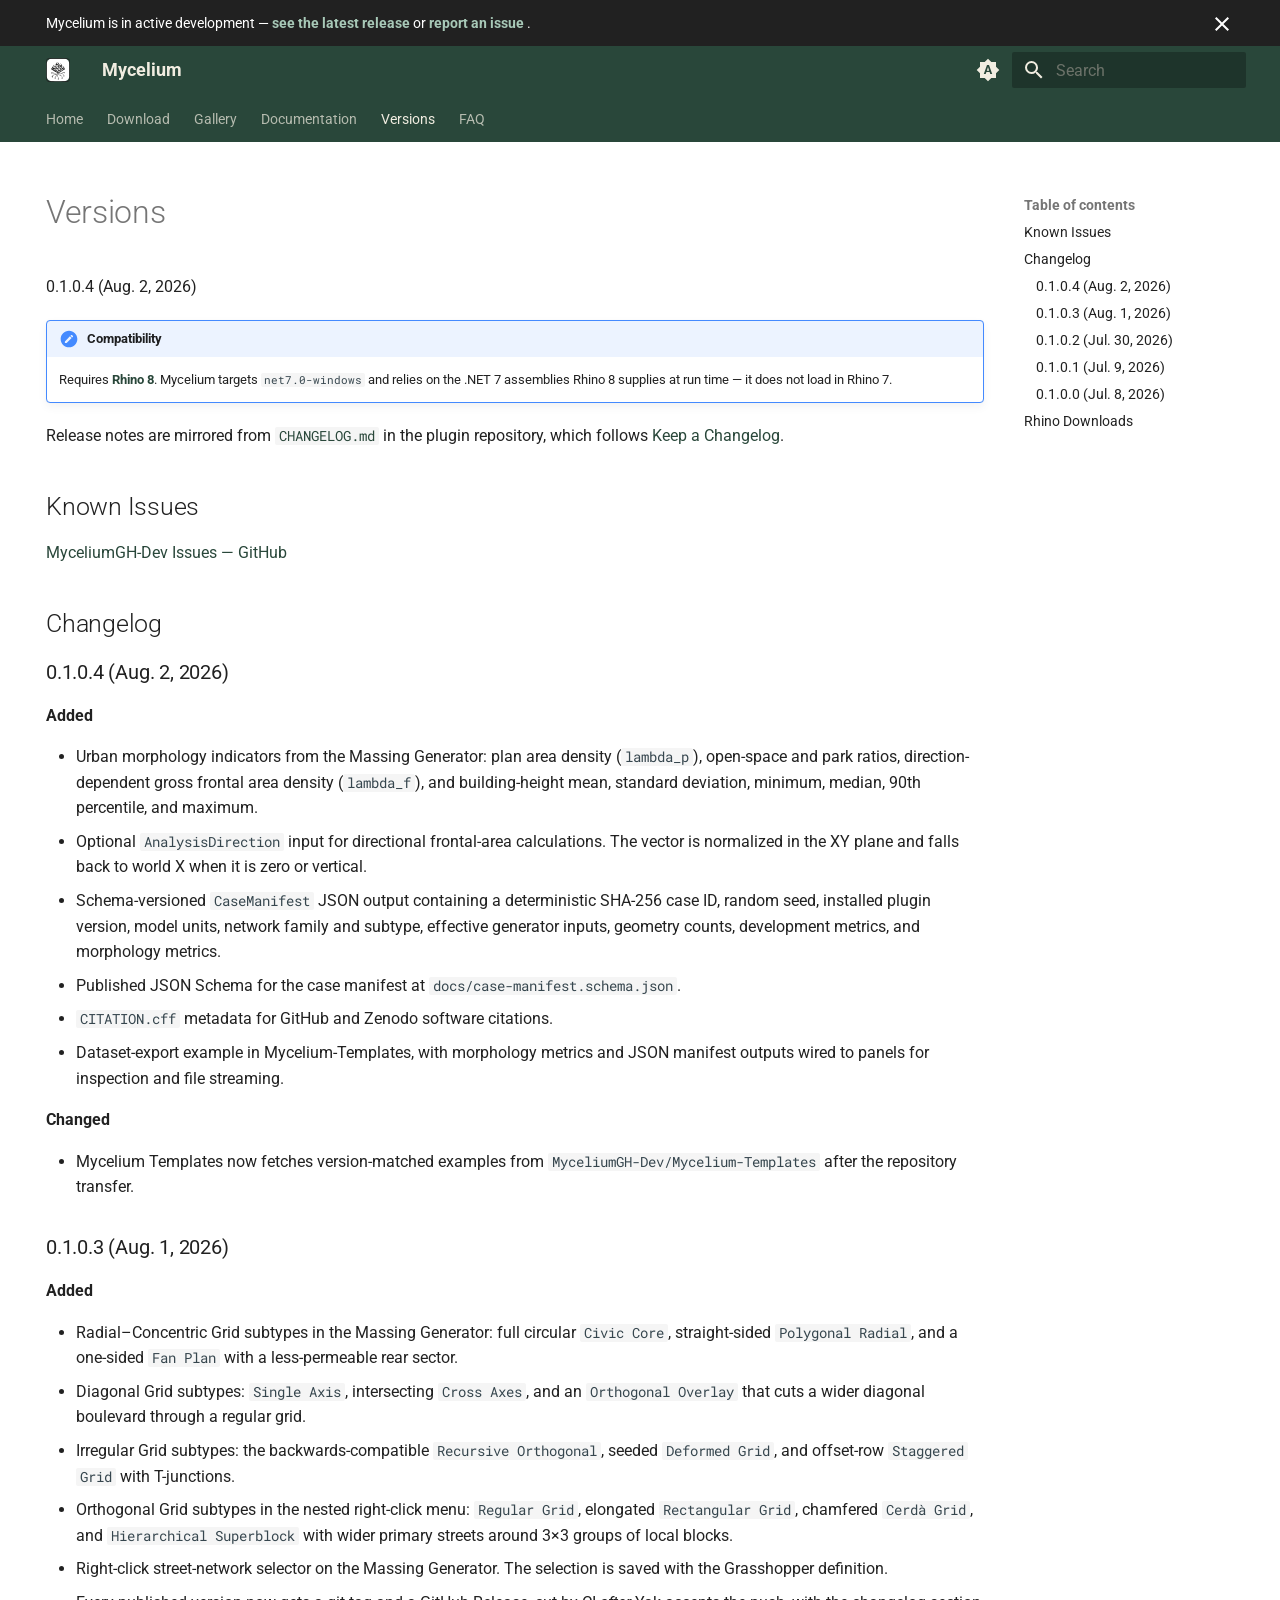
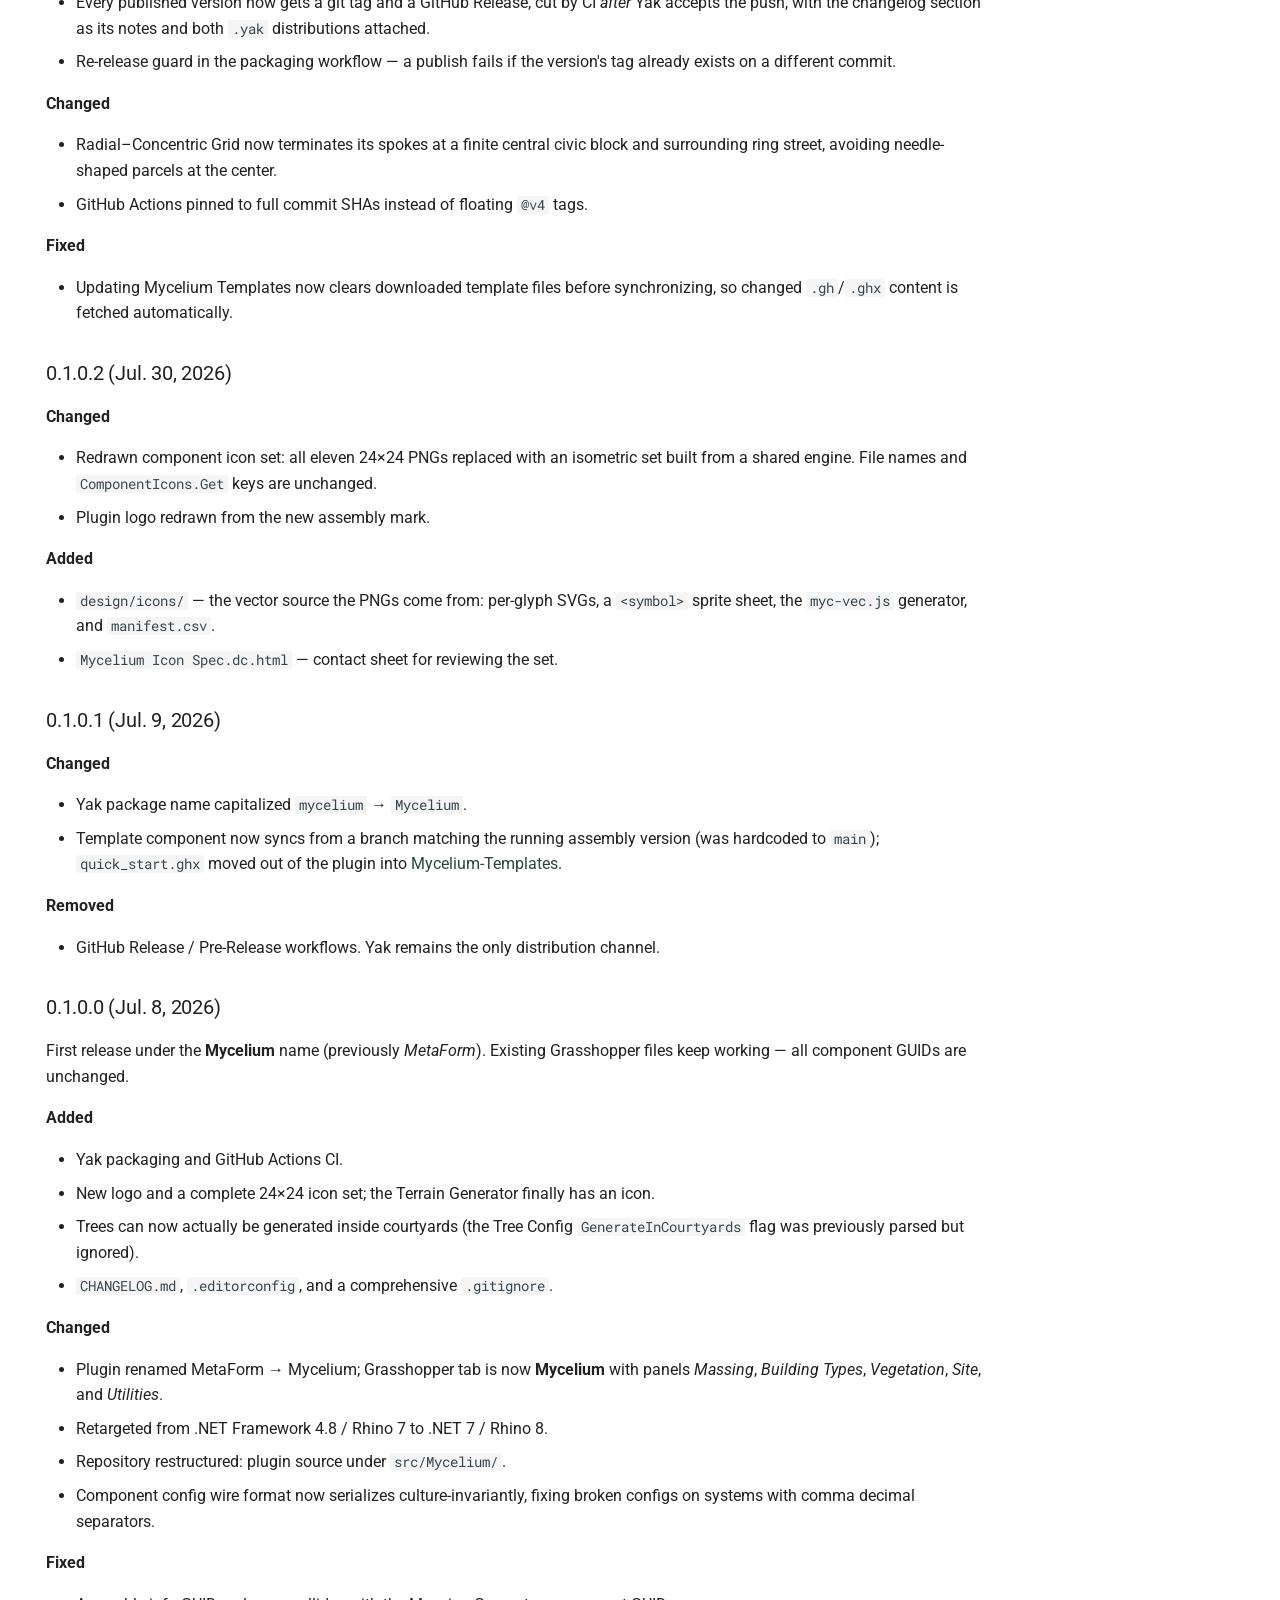
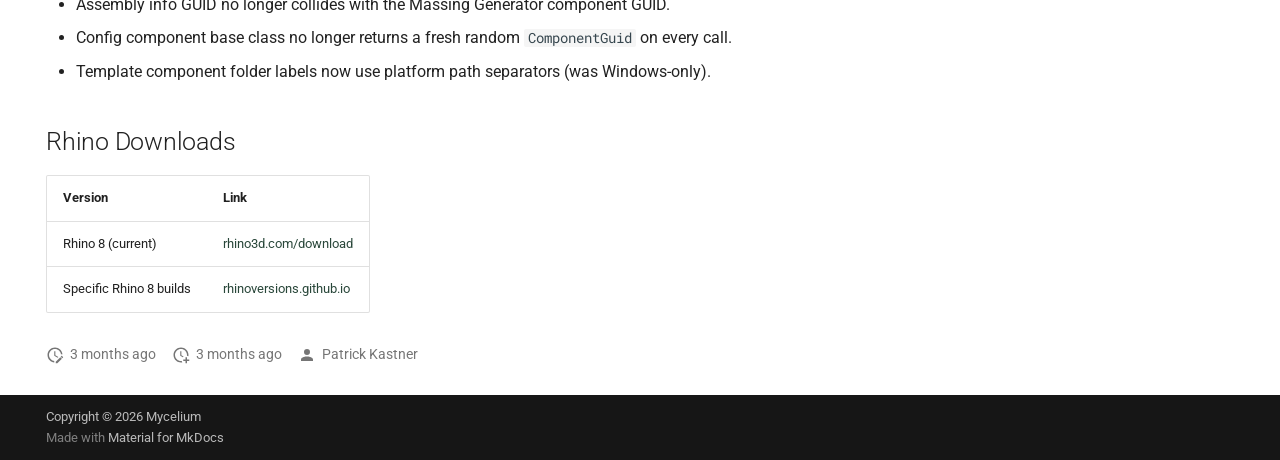
<file: versions/index.html>
<!DOCTYPE html><html lang=en class=no-js><head><meta charset=utf-8><meta name=viewport content="width=device-width,initial-scale=1"><meta name=description content="Generative urban massing for Rhino and Grasshopper"><meta name=author content="Patrick Kastner"><link href=https://mycelium-gh.netlify.app/versions/ rel=canonical><link href=../gallery/ rel=prev><link href=../faq/ rel=next><link rel=icon href=../assets/cd/favicon.svg><meta name=generator content="mkdocs-1.6.1, mkdocs-material-9.7.7"><title>Versions - Mycelium</title><link rel=stylesheet href=../assets/stylesheets/main.ec1eaa64.min.css><link rel=stylesheet href=../assets/stylesheets/palette.ab4e12ef.min.css><style>:root{--md-annotation-icon:url('data:image/svg+xml;charset=utf-8,%3Csvg%20xmlns%3D%22http%3A//www.w3.org/2000/svg%22%20viewBox%3D%220%200%2024%2024%22%3E%3Cpath%20d%3D%22M17%2013h-4v4h-2v-4H7v-2h4V7h2v4h4m-5-9A10%2010%200%200%200%202%2012a10%2010%200%200%200%2010%2010%2010%2010%200%200%200%2010-10A10%2010%200%200%200%2012%202%22/%3E%3C/svg%3E');}</style><link rel=preconnect href=https://fonts.gstatic.com crossorigin><link rel=stylesheet href="https://fonts.googleapis.com/css?family=Roboto:300,300i,400,400i,700,700i%7CRoboto+Mono:400,400i,700,700i&display=fallback"><style>:root{--md-text-font:"Roboto";--md-code-font:"Roboto Mono"}</style><link rel=stylesheet href=../css/timeago.css><link rel=stylesheet href=../stylesheets/extra.css><script>__md_scope=new URL("..",location),__md_hash=e=>[...e].reduce(((e,_)=>(e<<5)-e+_.charCodeAt(0)),0),__md_get=(e,_=localStorage,t=__md_scope)=>JSON.parse(_.getItem(t.pathname+"."+e)),__md_set=(e,_,t=localStorage,a=__md_scope)=>{try{t.setItem(a.pathname+"."+e,JSON.stringify(_))}catch(e){}}</script><meta property=og:title content=Versions><link rel=icon type=image/svg+xml href=../assets/cd/favicon.svg><link href=../assets/stylesheets/glightbox.min.css rel=stylesheet><script src=../assets/javascripts/glightbox.min.js></script><style id=glightbox-style>
            html.glightbox-open { overflow: initial; height: 100%; }
            .gslide-title { margin-top: 0px; user-select: text; }
            .gslide-desc { color: #666; user-select: text; }
            .gslide-image img { background: white; }
            .gscrollbar-fixer { padding-right: 15px; }
            .gdesc-inner { font-size: 0.75rem; }
            body[data-md-color-scheme="slate"] .gdesc-inner { background: var(--md-default-bg-color); }
            body[data-md-color-scheme="slate"] .gslide-title { color: var(--md-default-fg-color); }
            body[data-md-color-scheme="slate"] .gslide-desc { color: var(--md-default-fg-color); }
        </style></head> <body dir=ltr data-md-color-scheme=default data-md-color-primary=indigo data-md-color-accent=indigo> <input class=md-toggle data-md-toggle=drawer type=checkbox id=__drawer autocomplete=off> <input class=md-toggle data-md-toggle=search type=checkbox id=__search autocomplete=off> <label class=md-overlay for=__drawer></label> <div data-md-component=skip> <a href=#known-issues class=md-skip> Skip to content </a> </div> <div data-md-component=announce> <aside class=md-banner> <div class="md-banner__inner md-grid md-typeset"> <button class="md-banner__button md-icon" aria-label="Don't show this again"> <svg xmlns=http://www.w3.org/2000/svg viewbox="0 0 24 24"><path d="M19 6.41 17.59 5 12 10.59 6.41 5 5 6.41 10.59 12 5 17.59 6.41 19 12 13.41 17.59 19 19 17.59 13.41 12z"></path></svg> </button> Mycelium is in active development — <a href=https://github.com/MyceliumGH-Dev/Mycelium/releases aria-label="See the latest Mycelium releases on GitHub"> <strong>see the latest release</strong> </a> or <a href=https://github.com/MyceliumGH-Dev/Mycelium/issues aria-label="Report an issue on GitHub"> <strong>report an issue</strong> </a>. </div> <script>var el=document.querySelector("[data-md-component=announce]");if(el){var content=el.querySelector(".md-typeset");__md_hash(content.innerHTML)===__md_get("__announce")&&(el.hidden=!0)}</script> </aside> </div> <header class=md-header data-md-component=header> <nav class="md-header__inner md-grid" aria-label=Header> <a href=.. title=Mycelium class="md-header__button md-logo" aria-label=Mycelium data-md-component=logo> <img src=../assets/cd/favicon.svg alt=logo> </a> <label class="md-header__button md-icon" for=__drawer> <svg xmlns=http://www.w3.org/2000/svg viewbox="0 0 24 24"><path d="M3 6h18v2H3zm0 5h18v2H3zm0 5h18v2H3z"></path></svg> </label> <div class=md-header__title data-md-component=header-title> <div class=md-header__ellipsis> <div class=md-header__topic> <span class=md-ellipsis> Mycelium </span> </div> <div class=md-header__topic data-md-component=header-topic> <span class=md-ellipsis> Versions </span> </div> </div> </div> <form class=md-header__option data-md-component=palette> <input class=md-option data-md-color-media=(prefers-color-scheme) data-md-color-scheme=default data-md-color-primary=indigo data-md-color-accent=indigo aria-label="Switch to light mode" type=radio name=__palette id=__palette_0> <label class="md-header__button md-icon" title="Switch to light mode" for=__palette_1 hidden> <svg xmlns=http://www.w3.org/2000/svg viewbox="0 0 24 24"><path d="m14.3 16-.7-2h-3.2l-.7 2H7.8L11 7h2l3.2 9zM20 8.69V4h-4.69L12 .69 8.69 4H4v4.69L.69 12 4 15.31V20h4.69L12 23.31 15.31 20H20v-4.69L23.31 12zm-9.15 3.96h2.3L12 9z"></path></svg> </label> <input class=md-option data-md-color-media="(prefers-color-scheme: light)" data-md-color-scheme=default data-md-color-primary=custom data-md-color-accent=custom aria-label="Switch to dark mode" type=radio name=__palette id=__palette_1> <label class="md-header__button md-icon" title="Switch to dark mode" for=__palette_2 hidden> <svg xmlns=http://www.w3.org/2000/svg viewbox="0 0 24 24"><path d="M17 7H7a5 5 0 0 0-5 5 5 5 0 0 0 5 5h10a5 5 0 0 0 5-5 5 5 0 0 0-5-5m0 8a3 3 0 0 1-3-3 3 3 0 0 1 3-3 3 3 0 0 1 3 3 3 3 0 0 1-3 3"></path></svg> </label> <input class=md-option data-md-color-media="(prefers-color-scheme: dark)" data-md-color-scheme=slate data-md-color-primary=custom data-md-color-accent=custom aria-label="Switch to system preference" type=radio name=__palette id=__palette_2> <label class="md-header__button md-icon" title="Switch to system preference" for=__palette_0 hidden> <svg xmlns=http://www.w3.org/2000/svg viewbox="0 0 24 24"><path d="M17 7H7a5 5 0 0 0-5 5 5 5 0 0 0 5 5h10a5 5 0 0 0 5-5 5 5 0 0 0-5-5M7 15a3 3 0 0 1-3-3 3 3 0 0 1 3-3 3 3 0 0 1 3 3 3 3 0 0 1-3 3"></path></svg> </label> </form> <script>var palette=__md_get("__palette");if(palette&&palette.color){if("(prefers-color-scheme)"===palette.color.media){var media=matchMedia("(prefers-color-scheme: light)"),input=document.querySelector(media.matches?"[data-md-color-media='(prefers-color-scheme: light)']":"[data-md-color-media='(prefers-color-scheme: dark)']");palette.color.media=input.getAttribute("data-md-color-media"),palette.color.scheme=input.getAttribute("data-md-color-scheme"),palette.color.primary=input.getAttribute("data-md-color-primary"),palette.color.accent=input.getAttribute("data-md-color-accent")}for(var[key,value]of Object.entries(palette.color))document.body.setAttribute("data-md-color-"+key,value)}</script> <label class="md-header__button md-icon" for=__search> <svg xmlns=http://www.w3.org/2000/svg viewbox="0 0 24 24"><path d="M9.5 3A6.5 6.5 0 0 1 16 9.5c0 1.61-.59 3.09-1.56 4.23l.27.27h.79l5 5-1.5 1.5-5-5v-.79l-.27-.27A6.52 6.52 0 0 1 9.5 16 6.5 6.5 0 0 1 3 9.5 6.5 6.5 0 0 1 9.5 3m0 2C7 5 5 7 5 9.5S7 14 9.5 14 14 12 14 9.5 12 5 9.5 5"></path></svg> </label> <div class=md-search data-md-component=search role=dialog> <label class=md-search__overlay for=__search></label> <div class=md-search__inner role=search> <form class=md-search__form name=search> <input type=text class=md-search__input name=query aria-label=Search placeholder=Search autocapitalize=off autocorrect=off autocomplete=off spellcheck=false data-md-component=search-query required> <label class="md-search__icon md-icon" for=__search> <svg xmlns=http://www.w3.org/2000/svg viewbox="0 0 24 24"><path d="M9.5 3A6.5 6.5 0 0 1 16 9.5c0 1.61-.59 3.09-1.56 4.23l.27.27h.79l5 5-1.5 1.5-5-5v-.79l-.27-.27A6.52 6.52 0 0 1 9.5 16 6.5 6.5 0 0 1 3 9.5 6.5 6.5 0 0 1 9.5 3m0 2C7 5 5 7 5 9.5S7 14 9.5 14 14 12 14 9.5 12 5 9.5 5"></path></svg> <svg xmlns=http://www.w3.org/2000/svg viewbox="0 0 24 24"><path d="M20 11v2H8l5.5 5.5-1.42 1.42L4.16 12l7.92-7.92L13.5 5.5 8 11z"></path></svg> </label> <nav class=md-search__options aria-label=Search> <a href=javascript:void(0) class="md-search__icon md-icon" title=Share aria-label=Share data-clipboard data-clipboard-text data-md-component=search-share tabindex=-1> <svg xmlns=http://www.w3.org/2000/svg viewbox="0 0 24 24"><path d="M18 16.08c-.76 0-1.44.3-1.96.77L8.91 12.7c.05-.23.09-.46.09-.7s-.04-.47-.09-.7l7.05-4.11c.54.5 1.25.81 2.04.81a3 3 0 0 0 3-3 3 3 0 0 0-3-3 3 3 0 0 0-3 3c0 .24.04.47.09.7L8.04 9.81C7.5 9.31 6.79 9 6 9a3 3 0 0 0-3 3 3 3 0 0 0 3 3c.79 0 1.5-.31 2.04-.81l7.12 4.15c-.05.21-.08.43-.08.66 0 1.61 1.31 2.91 2.92 2.91s2.92-1.3 2.92-2.91A2.92 2.92 0 0 0 18 16.08"></path></svg> </a> <button type=reset class="md-search__icon md-icon" title=Clear aria-label=Clear tabindex=-1> <svg xmlns=http://www.w3.org/2000/svg viewbox="0 0 24 24"><path d="M19 6.41 17.59 5 12 10.59 6.41 5 5 6.41 10.59 12 5 17.59 6.41 19 12 13.41 17.59 19 19 17.59 13.41 12z"></path></svg> </button> </nav> <div class=md-search__suggest data-md-component=search-suggest></div> </form> <div class=md-search__output> <div class=md-search__scrollwrap tabindex=0 data-md-scrollfix> <div class=md-search-result data-md-component=search-result> <div class=md-search-result__meta> Initializing search </div> <ol class=md-search-result__list role=presentation></ol> </div> </div> </div> </div> </div> </nav> </header> <div class=md-container data-md-component=container> <nav class=md-tabs aria-label=Tabs data-md-component=tabs> <div class=md-grid> <ul class=md-tabs__list> <li class=md-tabs__item> <a href=.. class=md-tabs__link> Home </a> </li> <li class=md-tabs__item> <a href=../download/ class=md-tabs__link> Download </a> </li> <li class=md-tabs__item> <a href=../gallery/ class=md-tabs__link> Gallery </a> </li> <li class=md-tabs__item> <a href=https://mycelium-gh-docs.netlify.app class=md-tabs__link> Documentation </a> </li> <li class="md-tabs__item md-tabs__item--active"> <a href=./ class=md-tabs__link> Versions </a> </li> <li class=md-tabs__item> <a href=../faq/ class=md-tabs__link> Faq </a> </li> </ul> </div> </nav> <main class=md-main data-md-component=main> <div class="md-main__inner md-grid"> <div class="md-sidebar md-sidebar--primary" data-md-component=sidebar data-md-type=navigation hidden> <div class=md-sidebar__scrollwrap> <div class=md-sidebar__inner> <nav class="md-nav md-nav--primary md-nav--lifted" aria-label=Navigation data-md-level=0> <label class=md-nav__title for=__drawer> <a href=.. title=Mycelium class="md-nav__button md-logo" aria-label=Mycelium data-md-component=logo> <img src=../assets/cd/favicon.svg alt=logo> </a> Mycelium </label> <ul class=md-nav__list data-md-scrollfix> <li class=md-nav__item> <a href=.. class=md-nav__link> <span class=md-ellipsis> Home </span> </a> </li> <li class=md-nav__item> <a href=../download/ class=md-nav__link> <span class=md-ellipsis> Download </span> </a> </li> <li class=md-nav__item> <a href=../gallery/ class=md-nav__link> <span class=md-ellipsis> Gallery </span> </a> </li> <li class=md-nav__item> <a href=https://mycelium-gh-docs.netlify.app class=md-nav__link> <span class=md-ellipsis> Documentation </span> </a> </li> <li class="md-nav__item md-nav__item--active"> <input class="md-nav__toggle md-toggle" type=checkbox id=__toc> <label class="md-nav__link md-nav__link--active" for=__toc> <span class=md-ellipsis> Versions </span> <span class="md-nav__icon md-icon"></span> </label> <a href=./ class="md-nav__link md-nav__link--active"> <span class=md-ellipsis> Versions </span> </a> <nav class="md-nav md-nav--secondary" aria-label="Table of contents"> <label class=md-nav__title for=__toc> <span class="md-nav__icon md-icon"></span> Table of contents </label> <ul class=md-nav__list data-md-component=toc data-md-scrollfix> <li class=md-nav__item> <a href=#known-issues class=md-nav__link> <span class=md-ellipsis> Known Issues </span> </a> </li> <li class=md-nav__item> <a href=#changelog class=md-nav__link> <span class=md-ellipsis> Changelog </span> </a> <nav class=md-nav aria-label=Changelog> <ul class=md-nav__list> <li class=md-nav__item> <a href=#0104-aug-2-2026 class=md-nav__link> <span class=md-ellipsis> 0.1.0.4 (Aug. 2, 2026) </span> </a> </li> <li class=md-nav__item> <a href=#0103-aug-1-2026 class=md-nav__link> <span class=md-ellipsis> 0.1.0.3 (Aug. 1, 2026) </span> </a> </li> <li class=md-nav__item> <a href=#0102-jul-30-2026 class=md-nav__link> <span class=md-ellipsis> 0.1.0.2 (Jul. 30, 2026) </span> </a> </li> <li class=md-nav__item> <a href=#0101-jul-9-2026 class=md-nav__link> <span class=md-ellipsis> 0.1.0.1 (Jul. 9, 2026) </span> </a> </li> <li class=md-nav__item> <a href=#0100-jul-8-2026 class=md-nav__link> <span class=md-ellipsis> 0.1.0.0 (Jul. 8, 2026) </span> </a> </li> </ul> </nav> </li> <li class=md-nav__item> <a href=#rhino-downloads class=md-nav__link> <span class=md-ellipsis> Rhino Downloads </span> </a> </li> </ul> </nav> </li> <li class=md-nav__item> <a href=../faq/ class=md-nav__link> <span class=md-ellipsis> Faq </span> </a> </li> </ul> </nav> </div> </div> </div> <div class="md-sidebar md-sidebar--secondary" data-md-component=sidebar data-md-type=toc> <div class=md-sidebar__scrollwrap> <div class=md-sidebar__inner> <nav class="md-nav md-nav--secondary" aria-label="Table of contents"> <label class=md-nav__title for=__toc> <span class="md-nav__icon md-icon"></span> Table of contents </label> <ul class=md-nav__list data-md-component=toc data-md-scrollfix> <li class=md-nav__item> <a href=#known-issues class=md-nav__link> <span class=md-ellipsis> Known Issues </span> </a> </li> <li class=md-nav__item> <a href=#changelog class=md-nav__link> <span class=md-ellipsis> Changelog </span> </a> <nav class=md-nav aria-label=Changelog> <ul class=md-nav__list> <li class=md-nav__item> <a href=#0104-aug-2-2026 class=md-nav__link> <span class=md-ellipsis> 0.1.0.4 (Aug. 2, 2026) </span> </a> </li> <li class=md-nav__item> <a href=#0103-aug-1-2026 class=md-nav__link> <span class=md-ellipsis> 0.1.0.3 (Aug. 1, 2026) </span> </a> </li> <li class=md-nav__item> <a href=#0102-jul-30-2026 class=md-nav__link> <span class=md-ellipsis> 0.1.0.2 (Jul. 30, 2026) </span> </a> </li> <li class=md-nav__item> <a href=#0101-jul-9-2026 class=md-nav__link> <span class=md-ellipsis> 0.1.0.1 (Jul. 9, 2026) </span> </a> </li> <li class=md-nav__item> <a href=#0100-jul-8-2026 class=md-nav__link> <span class=md-ellipsis> 0.1.0.0 (Jul. 8, 2026) </span> </a> </li> </ul> </nav> </li> <li class=md-nav__item> <a href=#rhino-downloads class=md-nav__link> <span class=md-ellipsis> Rhino Downloads </span> </a> </li> </ul> </nav> </div> </div> </div> <div class=md-content data-md-component=content> <article class="md-content__inner md-typeset"> <h1>Versions</h1> <p>0.1.0.4 (Aug. 2, 2026)</p> <div class="admonition compatibility"> <p class=admonition-title>Compatibility</p> <p>Requires <a href=https://www.rhino3d.com/download/ ><strong>Rhino 8</strong></a>. Mycelium targets <code>net7.0-windows</code> and relies on the .NET 7 assemblies Rhino 8 supplies at run time — it does not load in Rhino 7.</p> </div> <p>Release notes are mirrored from <a href=https://github.com/MyceliumGH-Dev/Mycelium/blob/dev/CHANGELOG.md><code>CHANGELOG.md</code></a> in the plugin repository, which follows <a href=https://keepachangelog.com/en/1.1.0/ >Keep a Changelog</a>.</p> <h2 id=known-issues>Known Issues</h2> <p><a href=https://github.com/MyceliumGH-Dev/Mycelium/issues>MyceliumGH-Dev Issues — GitHub</a></p> <h2 id=changelog>Changelog</h2> <h3 id=0104-aug-2-2026>0.1.0.4 (Aug. 2, 2026)</h3> <p><strong>Added</strong></p> <ul> <li>Urban morphology indicators from the Massing Generator: plan area density (<code>lambda_p</code>), open-space and park ratios, direction-dependent gross frontal area density (<code>lambda_f</code>), and building-height mean, standard deviation, minimum, median, 90th percentile, and maximum.</li> <li>Optional <code>AnalysisDirection</code> input for directional frontal-area calculations. The vector is normalized in the XY plane and falls back to world X when it is zero or vertical.</li> <li>Schema-versioned <code>CaseManifest</code> JSON output containing a deterministic SHA-256 case ID, random seed, installed plugin version, model units, network family and subtype, effective generator inputs, geometry counts, development metrics, and morphology metrics.</li> <li>Published JSON Schema for the case manifest at <code>docs/case-manifest.schema.json</code>.</li> <li><code>CITATION.cff</code> metadata for GitHub and Zenodo software citations.</li> <li>Dataset-export example in Mycelium-Templates, with morphology metrics and JSON manifest outputs wired to panels for inspection and file streaming.</li> </ul> <p><strong>Changed</strong></p> <ul> <li>Mycelium Templates now fetches version-matched examples from <code>MyceliumGH-Dev/Mycelium-Templates</code> after the repository transfer.</li> </ul> <h3 id=0103-aug-1-2026>0.1.0.3 (Aug. 1, 2026)</h3> <p><strong>Added</strong></p> <ul> <li>Radial–Concentric Grid subtypes in the Massing Generator: full circular <code>Civic Core</code>, straight-sided <code>Polygonal Radial</code>, and a one-sided <code>Fan Plan</code> with a less-permeable rear sector.</li> <li>Diagonal Grid subtypes: <code>Single Axis</code>, intersecting <code>Cross Axes</code>, and an <code>Orthogonal Overlay</code> that cuts a wider diagonal boulevard through a regular grid.</li> <li>Irregular Grid subtypes: the backwards-compatible <code>Recursive Orthogonal</code>, seeded <code>Deformed Grid</code>, and offset-row <code>Staggered Grid</code> with T-junctions.</li> <li>Orthogonal Grid subtypes in the nested right-click menu: <code>Regular Grid</code>, elongated <code>Rectangular Grid</code>, chamfered <code>Cerdà Grid</code>, and <code>Hierarchical Superblock</code> with wider primary streets around 3×3 groups of local blocks.</li> <li>Right-click street-network selector on the Massing Generator. The selection is saved with the Grasshopper definition.</li> <li>Every published version now gets a git tag and a GitHub Release, cut by CI <em>after</em> Yak accepts the push, with the changelog section as its notes and both <code>.yak</code> distributions attached.</li> <li>Re-release guard in the packaging workflow — a publish fails if the version's tag already exists on a different commit.</li> </ul> <p><strong>Changed</strong></p> <ul> <li>Radial–Concentric Grid now terminates its spokes at a finite central civic block and surrounding ring street, avoiding needle-shaped parcels at the center.</li> <li>GitHub Actions pinned to full commit SHAs instead of floating <code>@v4</code> tags.</li> </ul> <p><strong>Fixed</strong></p> <ul> <li>Updating Mycelium Templates now clears downloaded template files before synchronizing, so changed <code>.gh</code>/<code>.ghx</code> content is fetched automatically.</li> </ul> <h3 id=0102-jul-30-2026>0.1.0.2 (Jul. 30, 2026)</h3> <p><strong>Changed</strong></p> <ul> <li>Redrawn component icon set: all eleven 24×24 PNGs replaced with an isometric set built from a shared engine. File names and <code>ComponentIcons.Get</code> keys are unchanged.</li> <li>Plugin logo redrawn from the new assembly mark.</li> </ul> <p><strong>Added</strong></p> <ul> <li><code>design/icons/</code> — the vector source the PNGs come from: per-glyph SVGs, a <code>&lt;symbol&gt;</code> sprite sheet, the <code>myc-vec.js</code> generator, and <code>manifest.csv</code>.</li> <li><code>Mycelium Icon Spec.dc.html</code> — contact sheet for reviewing the set.</li> </ul> <h3 id=0101-jul-9-2026>0.1.0.1 (Jul. 9, 2026)</h3> <p><strong>Changed</strong></p> <ul> <li>Yak package name capitalized <code>mycelium</code> → <code>Mycelium</code>.</li> <li>Template component now syncs from a branch matching the running assembly version (was hardcoded to <code>main</code>); <code>quick_start.ghx</code> moved out of the plugin into <a href=https://github.com/MyceliumGH-Dev/Mycelium-Templates>Mycelium-Templates</a>.</li> </ul> <p><strong>Removed</strong></p> <ul> <li>GitHub Release / Pre-Release workflows. Yak remains the only distribution channel.</li> </ul> <h3 id=0100-jul-8-2026>0.1.0.0 (Jul. 8, 2026)</h3> <p>First release under the <strong>Mycelium</strong> name (previously <em>MetaForm</em>). Existing Grasshopper files keep working — all component GUIDs are unchanged.</p> <p><strong>Added</strong></p> <ul> <li>Yak packaging and GitHub Actions CI.</li> <li>New logo and a complete 24×24 icon set; the Terrain Generator finally has an icon.</li> <li>Trees can now actually be generated inside courtyards (the Tree Config <code>GenerateInCourtyards</code> flag was previously parsed but ignored).</li> <li><code>CHANGELOG.md</code>, <code>.editorconfig</code>, and a comprehensive <code>.gitignore</code>.</li> </ul> <p><strong>Changed</strong></p> <ul> <li>Plugin renamed MetaForm → Mycelium; Grasshopper tab is now <strong>Mycelium</strong> with panels <em>Massing</em>, <em>Building Types</em>, <em>Vegetation</em>, <em>Site</em>, and <em>Utilities</em>.</li> <li>Retargeted from .NET Framework 4.8 / Rhino 7 to .NET 7 / Rhino 8.</li> <li>Repository restructured: plugin source under <code>src/Mycelium/</code>.</li> <li>Component config wire format now serializes culture-invariantly, fixing broken configs on systems with comma decimal separators.</li> </ul> <p><strong>Fixed</strong></p> <ul> <li>Assembly info GUID no longer collides with the Massing Generator component GUID.</li> <li>Config component base class no longer returns a fresh random <code>ComponentGuid</code> on every call.</li> <li>Template component folder labels now use platform path separators (was Windows-only).</li> </ul> <h2 id=rhino-downloads>Rhino Downloads</h2> <table> <thead> <tr> <th>Version</th> <th>Link</th> </tr> </thead> <tbody> <tr> <td>Rhino 8 (current)</td> <td><a href=https://www.rhino3d.com/download/ >rhino3d.com/download</a></td> </tr> <tr> <td>Specific Rhino 8 builds</td> <td><a href=https://rhinoversions.github.io/ >rhinoversions.github.io</a></td> </tr> </tbody> </table> <aside class=md-source-file> <span class=md-source-file__fact> <span class=md-icon title="Last update"> <svg xmlns=http://www.w3.org/2000/svg viewbox="0 0 24 24"><path d="M21 13.1c-.1 0-.3.1-.4.2l-1 1 2.1 2.1 1-1c.2-.2.2-.6 0-.8l-1.3-1.3c-.1-.1-.2-.2-.4-.2m-1.9 1.8-6.1 6V23h2.1l6.1-6.1zM12.5 7v5.2l4 2.4-1 1L11 13V7zM11 21.9c-5.1-.5-9-4.8-9-9.9C2 6.5 6.5 2 12 2c5.3 0 9.6 4.1 10 9.3-.3-.1-.6-.2-1-.2s-.7.1-1 .2C19.6 7.2 16.2 4 12 4c-4.4 0-8 3.6-8 8 0 4.1 3.1 7.5 7.1 7.9l-.1.2z"></path></svg> </span> <span class="git-revision-date-localized-plugin git-revision-date-localized-plugin-timeago" title="August 10, 2026 20:25:42 EDT"><span class=timeago datetime=2026-08-10T20:25:42-04:00 locale=en></span></span><span class="git-revision-date-localized-plugin git-revision-date-localized-plugin-iso_date" title="August 10, 2026 20:25:42 EDT">2026-08-10</span> </span> <span class=md-source-file__fact> <span class=md-icon title=Created> <svg xmlns=http://www.w3.org/2000/svg viewbox="0 0 24 24"><path d="M14.47 15.08 11 13V7h1.5v5.25l3.08 1.83c-.41.28-.79.62-1.11 1m-1.39 4.84c-.36.05-.71.08-1.08.08-4.42 0-8-3.58-8-8s3.58-8 8-8 8 3.58 8 8c0 .37-.03.72-.08 1.08.69.1 1.33.32 1.92.64.1-.56.16-1.13.16-1.72 0-5.5-4.5-10-10-10S2 6.5 2 12s4.47 10 10 10c.59 0 1.16-.06 1.72-.16-.32-.59-.54-1.23-.64-1.92M18 15v3h-3v2h3v3h2v-3h3v-2h-3v-3z"></path></svg> </span> <span class="git-revision-date-localized-plugin git-revision-date-localized-plugin-timeago" title="August 10, 2026 18:55:44 EDT"><span class=timeago datetime=2026-08-10T18:55:44-04:00 locale=en></span></span><span class="git-revision-date-localized-plugin git-revision-date-localized-plugin-iso_date" title="August 10, 2026 18:55:44 EDT">2026-08-10</span> </span> <span class=md-source-file__fact> <span class=md-icon title=Contributors> <svg xmlns=http://www.w3.org/2000/svg viewbox="0 0 24 24"><path d="M12 4a4 4 0 0 1 4 4 4 4 0 0 1-4 4 4 4 0 0 1-4-4 4 4 0 0 1 4-4m0 10c4.42 0 8 1.79 8 4v2H4v-2c0-2.21 3.58-4 8-4"></path></svg> </span> <nav> Patrick Kastner </nav> </span> </aside> </article> </div> <script>var target=document.getElementById(location.hash.slice(1));target&&target.name&&(target.checked=target.name.startsWith("__tabbed_"))</script> </div> <button type=button class="md-top md-icon" data-md-component=top hidden> <svg xmlns=http://www.w3.org/2000/svg viewbox="0 0 24 24"><path d="M13 20h-2V8l-5.5 5.5-1.42-1.42L12 4.16l7.92 7.92-1.42 1.42L13 8z"></path></svg> Back to top </button> </main> <footer class=md-footer> <div class="md-footer-meta md-typeset"> <div class="md-footer-meta__inner md-grid"> <div class=md-copyright> <div class=md-copyright__highlight> Copyright © 2026 Mycelium </div> Made with <a href=https://squidfunk.github.io/mkdocs-material/ target=_blank rel=noopener> Material for MkDocs </a> </div> </div> </div> </footer> </div> <div class=md-dialog data-md-component=dialog> <div class="md-dialog__inner md-typeset"></div> </div> <div class=md-progress data-md-component=progress role=progressbar></div> <script id=__config type=application/json>{"annotate": null, "base": "..", "features": ["tabs", "instant", "navigation.tabs", "content.action.edit", "content.action.view", "content.code.annotate", "content.code.copy", "content.tooltips", "navigation.expand", "navigation.indexes", "navigation.instant", "navigation.instant.prefetch", "navigation.instant.progress", "navigation.sections", "navigation.tabs", "navigation.top", "navigation.path", "navigation.tracking", "search.highlight", "search.share", "search.suggest", "toc.follow", "announce.dismiss"], "search": "../assets/javascripts/workers/search.2c215733.min.js", "tags": null, "translations": {"clipboard.copied": "Copied to clipboard", "clipboard.copy": "Copy to clipboard", "search.result.more.one": "1 more on this page", "search.result.more.other": "# more on this page", "search.result.none": "No matching documents", "search.result.one": "1 matching document", "search.result.other": "# matching documents", "search.result.placeholder": "Type to start searching", "search.result.term.missing": "Missing", "select.version": "Select version"}, "version": null}</script> <script src=../assets/javascripts/bundle.d7400e89.min.js></script> <script src=../js/timeago.min.js></script> <script src=../js/timeago_mkdocs_material.js></script> <script id=init-glightbox>const lightbox = GLightbox({"touchNavigation": true, "loop": false, "zoomable": true, "draggable": true, "openEffect": "zoom", "closeEffect": "zoom", "slideEffect": "slide"});
document$.subscribe(()=>{ lightbox.reload(); });
</script></body></html>
</file>
